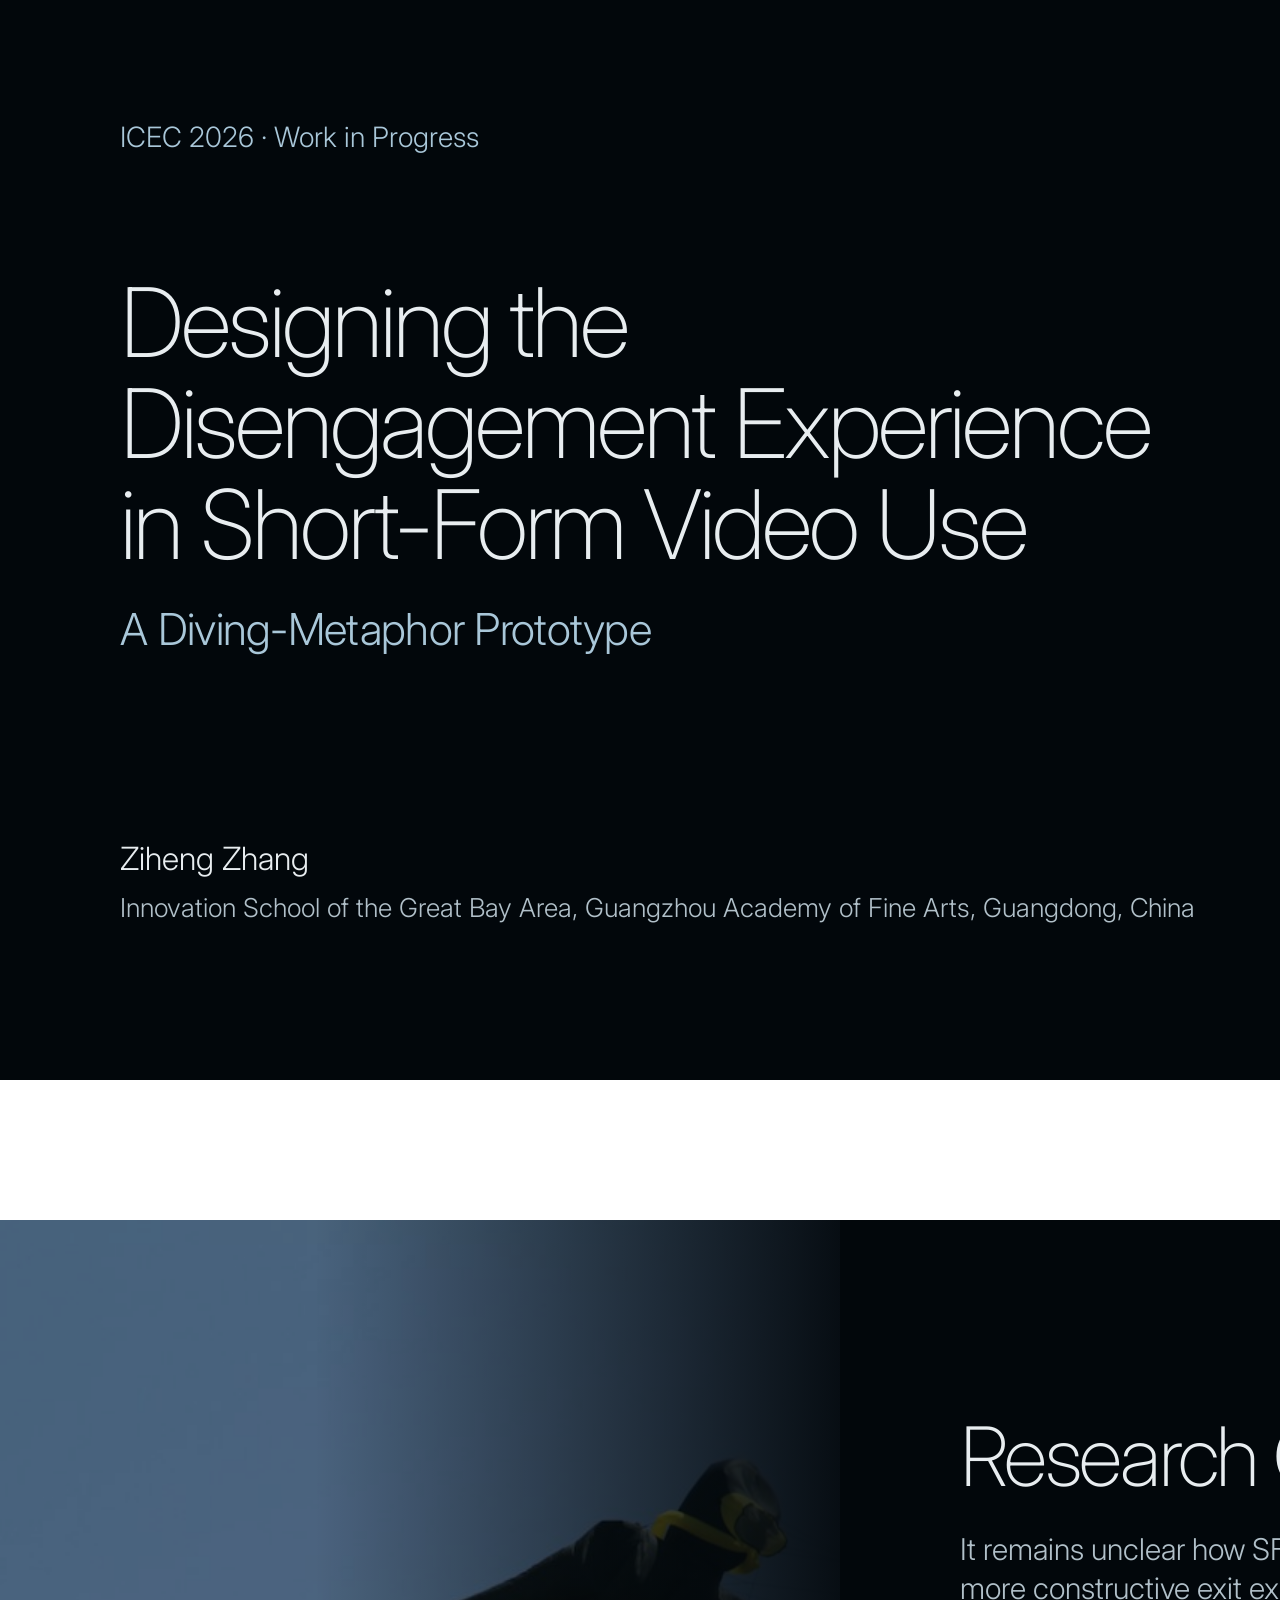
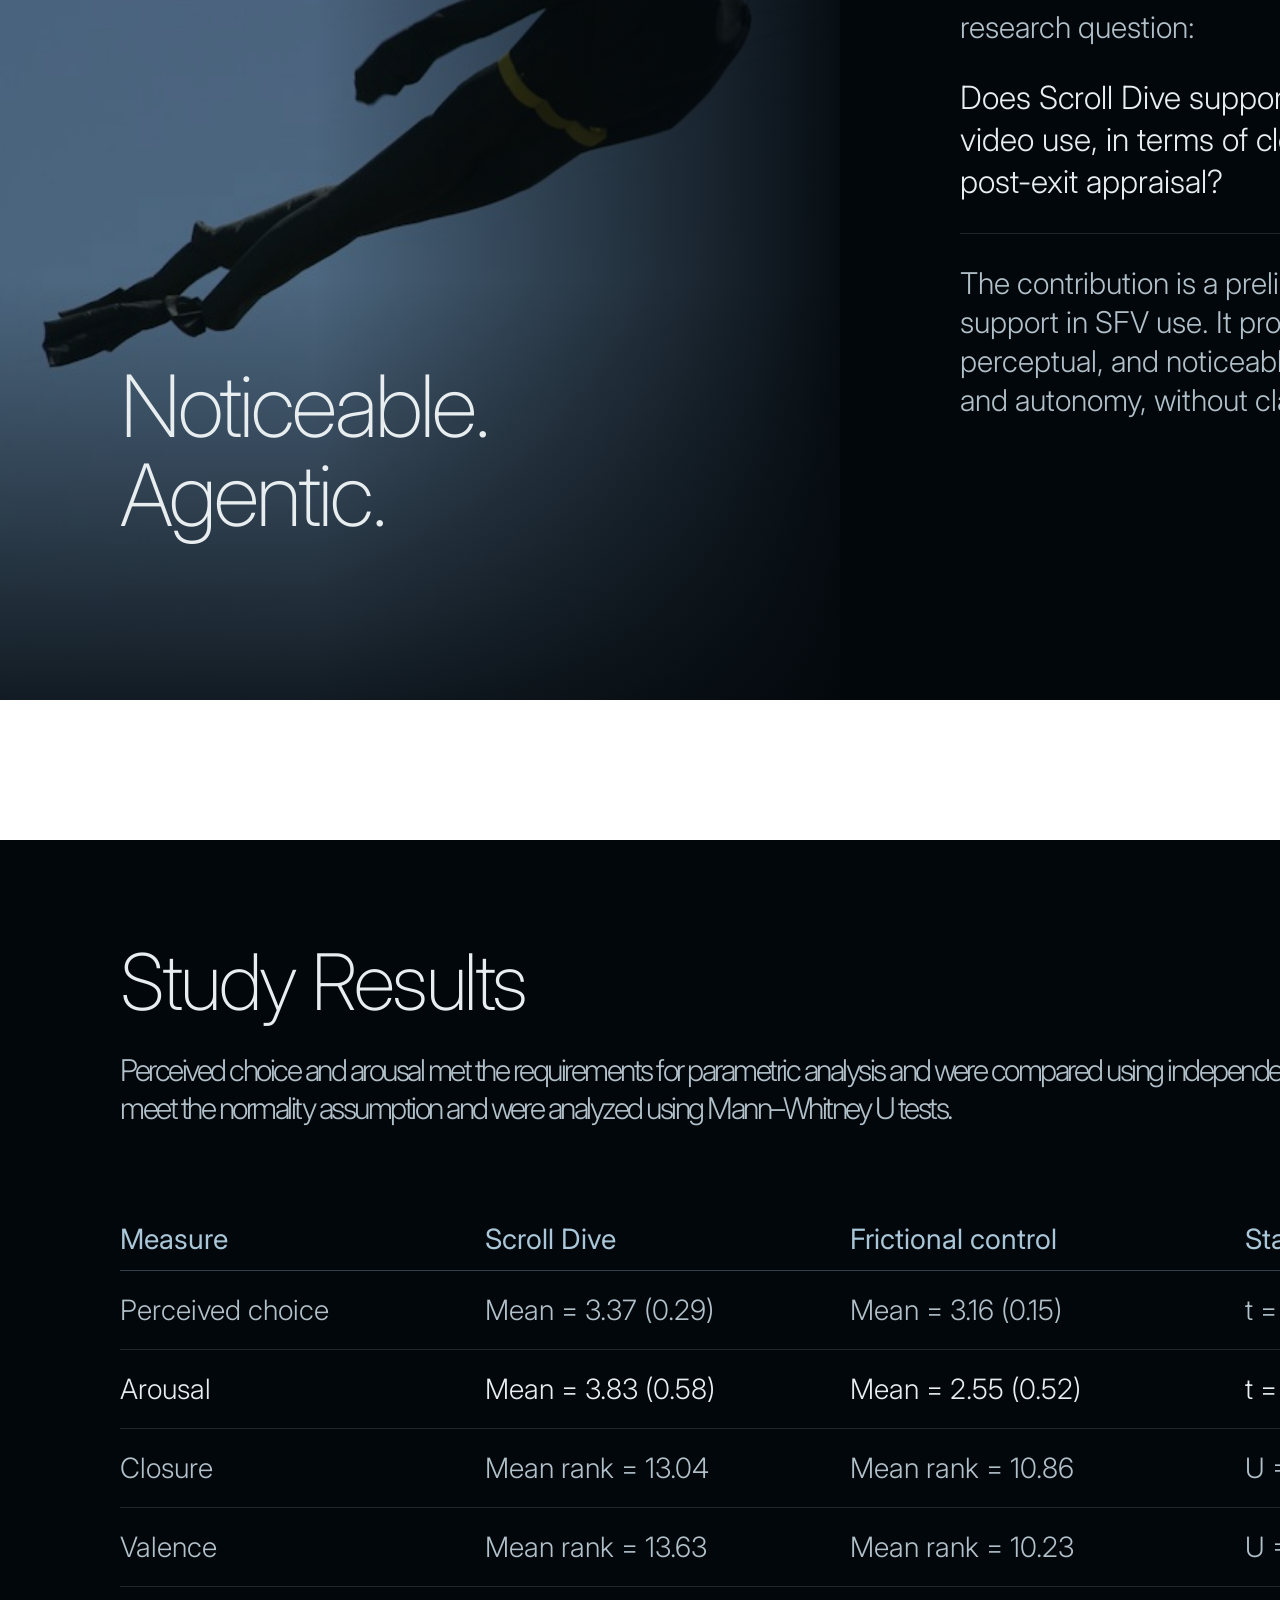
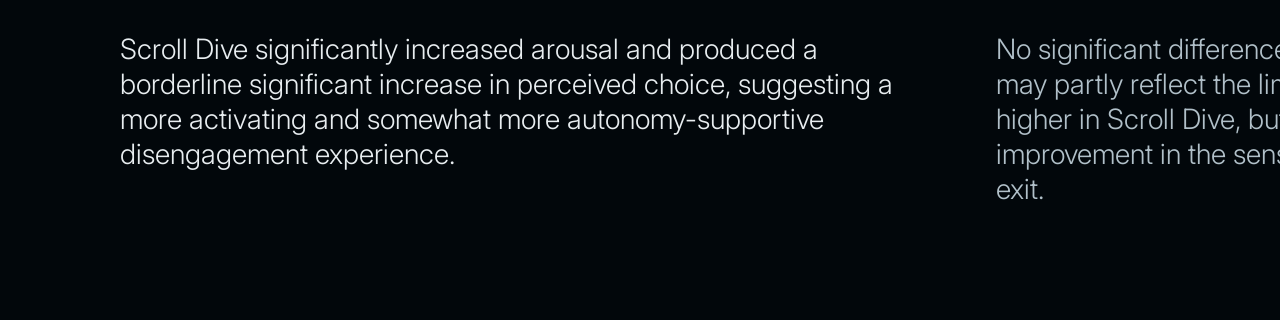
<file: design/pen-slides.html>
<!doctype html>
<html lang="en">
  <head>
    <meta charset="UTF-8" />
    <meta name="viewport" content="width=device-width, initial-scale=1.0" />
    <link rel="preconnect" href="https://fonts.googleapis.com" />
    <link rel="preconnect" href="https://fonts.gstatic.com" crossorigin />
    <link
      href="https://fonts.googleapis.com/css2?family=Inter%3Awght%40100..900&display=swap"
      rel="stylesheet"
    />

    <style>
      *, ::before, ::after {
        box-sizing: border-box;
      }

      body {
        margin: 0;
      }
    </style>
  </head>
  <body>
    <div style="height: 3520px; position: relative; width: 6000px">
      <div
        data-pencil-id="IzKGm"
        data-pencil-name="01 — Cover"
        style="background-color: #02070B; box-sizing: border-box; height: 1080px; left: 0px; overflow: hidden; position: absolute; top: 0px; width: 1920px"
      >
        <div
          data-pencil-id="gsyrj"
          data-pencil-name="Conference and presentation type"
          style="box-sizing: border-box; color: #A9C7D9; font-family: Inter, system-ui, sans-serif; font-size: 28px; font-style: normal; font-weight: 300; left: 120px; letter-spacing: 0px; line-height: 34px; position: absolute; text-align: left; top: 120px; white-space: nowrap; z-index: 0"
        >
          ICEC 2026 · Work in Progress
        </div>
        <div
          data-pencil-id="EVhch"
          data-pencil-name="Author and affiliation from paper"
          style="align-items: flex-start; box-sizing: border-box; display: flex; flex-direction: column; gap: 14px; height: fit-content; justify-content: flex-start; left: 120px; position: absolute; top: 840px; width: 1680px; z-index: 1"
        >
          <div
            data-pencil-id="nK20C"
            data-pencil-name="Author — Ziheng Zhang"
            style="box-sizing: border-box; color: #E8EDF0; font-family: Inter, system-ui, sans-serif; font-size: 32px; font-style: normal; font-weight: 300; letter-spacing: 0px; line-height: 38px; text-align: left; width: 100%"
          >
            Ziheng Zhang
          </div>
          <div
            data-pencil-id="S96jnM"
            data-pencil-name="Author affiliation"
            style="box-sizing: border-box; color: #B1C0C9; font-family: Inter, system-ui, sans-serif; font-size: 26px; font-style: normal; font-weight: 300; letter-spacing: 0px; line-height: 31px; text-align: left; width: 100%"
          >
            Innovation School of the Great Bay Area, Guangzhou Academy of Fine Arts, Guangdong,
            China
          </div>
        </div>
        <div
          data-pencil-id="fef3j"
          data-pencil-name="Paper title and prototype subtitle"
          style="align-items: flex-start; box-sizing: border-box; display: flex; flex-direction: column; gap: 28px; height: fit-content; justify-content: flex-start; left: 120px; position: absolute; top: 272px; width: 1680px; z-index: 2"
        >
          <div
            data-pencil-id="HHsD0"
            data-pencil-name="Designing the Disengagement Experience in Short-Form Video Use"
            style="box-sizing: border-box; color: #E8EDF0; font-family: Inter, system-ui, sans-serif; font-size: 96px; font-style: normal; font-weight: 200; letter-spacing: -3px; line-height: 101px; text-align: left; width: 100%"
          >
            Designing the
            <br />
            Disengagement Experience
            <br />
            in Short-Form Video Use
          </div>
          <div
            data-pencil-id="s51Kh"
            data-pencil-name="A Diving-Metaphor Prototype"
            style="box-sizing: border-box; color: #A9C7D9; font-family: Inter, system-ui, sans-serif; font-size: 44px; font-style: normal; font-weight: 300; letter-spacing: -0.7px; line-height: 53px; text-align: left; width: 100%"
          >
            A Diving-Metaphor Prototype
          </div>
        </div>
      </div>
      <div
        data-pencil-id="bi8Au"
        data-pencil-name="02 — SFV Use and the Exit Problem"
        style="background-color: #02070B; box-sizing: border-box; height: 1080px; left: 2040px; overflow: hidden; position: absolute; top: 0px; width: 1920px"
      >
        <div
          data-pencil-id="BLxOM"
          style="background-image: url('images/image-2.png'); background-position: center; background-repeat: no-repeat; background-size: cover; box-sizing: border-box; height: 1088px; left: 1241px; position: absolute; top: -4px; width: 736px; z-index: 0"
        ></div>
        <div
          data-pencil-id="DJ5LV"
          data-pencil-name="Exit problem narrative"
          style="align-items: flex-start; box-sizing: border-box; display: flex; flex-direction: column; gap: 28px; height: fit-content; justify-content: flex-start; left: 127px; position: absolute; top: 414px; width: 1040px; z-index: 1"
        >
          <div
            data-pencil-id="aXgyY"
            data-pencil-name="Everyday entertainment context"
            style="box-sizing: border-box; color: #B1C0C9; font-family: Inter, system-ui, sans-serif; font-size: 32px; font-style: normal; font-weight: 300; letter-spacing: 0px; line-height: 42px; text-align: left; width: 100%"
          >
            Short-form video (SFV) platforms have become one of the most popular forms of everyday
            entertainment [1].
          </div>
          <div
            data-pencil-id="bhQE8"
            data-pencil-name="Continuous attention and missing exit cues"
            style="box-sizing: border-box; color: #B1C0C9; font-family: Inter, system-ui, sans-serif; font-size: 32px; font-style: normal; font-weight: 300; letter-spacing: 0px; line-height: 42px; text-align: left; width: 100%"
          >
            Infinite scroll, autoplay, and swipe-based navigation sustain continuous attention [2,
            3]. Users may continue watching beyond their original intention because the interface
            offers few natural cues for disengagement [4].
          </div>
          <div
            data-pencil-id="FfCQQ"
            data-pencil-name="The design problem"
            style="box-sizing: border-box; color: #E8EDF0; font-family: Inter, system-ui, sans-serif; font-size: 32px; font-style: normal; font-weight: 300; letter-spacing: 0px; line-height: 42px; text-align: left; width: 100%"
          >
            SFV use raises a design problem: how attention is captured, and how the experience of
            leaving might be shaped.
          </div>
        </div>
        <div
          data-pencil-id="srwCi"
          data-pencil-name="SFV as Hard-to-Exit Systems"
          style="box-sizing: border-box; color: #E8EDF0; font-family: Inter, system-ui, sans-serif; font-size: 82px; font-style: normal; font-weight: 200; left: 127px; letter-spacing: -2.6px; line-height: 89px; position: absolute; text-align: left; top: 183px; width: 1160px; z-index: 2"
        >
          Short-form Video Platforms
          <br />
          as Hard-to-Exit Systems
        </div>
        <div
          data-pencil-id="z6187r"
          data-pencil-name="Quiet photographic toning"
          style="background-color: #02070B45; box-sizing: border-box; height: 1080px; left: 1130px; position: absolute; top: 4px; width: 790px; z-index: 3"
        ></div>
        <div
          data-pencil-id="UJJYh"
          data-pencil-name="Photography fades into deep black"
          style="background-image: linear-gradient(-90deg, #02070B00 0%, #02070B80 45%, #02070B 100%); background-repeat: no-repeat; background-size: 100% 100%; box-sizing: border-box; height: 1080px; left: 1224px; position: absolute; top: -4px; width: 1144px; z-index: 4"
        ></div>
      </div>
      <div
        data-pencil-id="w3Tm0"
        data-pencil-name="03 — Design for Disengagement"
        style="background-color: #02070B; box-sizing: border-box; height: 1080px; left: 4080px; overflow: hidden; position: absolute; top: 0px; width: 1920px"
      >
        <div
          data-pencil-id="Mz0LH"
          data-pencil-name="Open ocean — space for a self-determined exit"
          style="background-image: url('images/pen-photo-1.jpg'); background-position: center; background-repeat: no-repeat; background-size: cover; box-sizing: border-box; height: 1080px; left: 0px; opacity: 0.38; position: absolute; top: 0px; width: 1920px; z-index: 0"
        ></div>
        <div
          data-pencil-id="hd0sY"
          data-pencil-name="Ocean atmospheric shade"
          style="background-color: #000000ff; box-sizing: border-box; height: 1080px; left: 0px; position: absolute; top: 0px; width: 1920px; z-index: 1"
        ></div>
        <div
          data-pencil-id="jdxej"
          data-pencil-name="Designed exit — editorial statement"
          style="align-items: flex-start; box-sizing: border-box; display: flex; flex-direction: column; gap: 140px; height: fit-content; justify-content: flex-start; left: 120px; position: absolute; top: 134px; width: 740px; z-index: 2"
        >
          <div
            data-pencil-id="x6n32"
            data-pencil-name="Design for Disengagement"
            style="box-sizing: border-box; color: #E8EDF0; font-family: Inter, system-ui, sans-serif; font-size: 90px; font-style: normal; font-weight: 200; letter-spacing: -3px; line-height: 95px; text-align: left; width: 100%"
          >
            Design for
            <br />
            Disengagement
          </div>
        </div>
        <div
          data-pencil-id="Qh5QW"
          data-pencil-name="Qualities of positive disengagement"
          style="align-items: flex-start; box-sizing: border-box; display: flex; flex-direction: column; gap: 54px; height: fit-content; justify-content: flex-start; left: 130px; position: absolute; top: 373px; width: 830px; z-index: 3"
        >
          <div
            data-pencil-id="p3FnI"
            data-pencil-name="Disengagement as a necessary phase"
            style="box-sizing: border-box; color: #B1C0C9; font-family: Inter, system-ui, sans-serif; font-size: 34px; font-style: normal; font-weight: 300; letter-spacing: 0px; line-height: 44px; text-align: left; width: 100%"
          >
            Recent work frames disengagement as a necessary phase within the dynamics of engagement
            [12, 13].
          </div>
          <div
            data-pencil-id="Y6o2Tn"
            data-pencil-name="Alexandrovsky et al. — designing game exit"
            style="box-sizing: border-box; color: #E8EDF0; font-family: Inter, system-ui, sans-serif; font-size: 34px; font-style: normal; font-weight: 300; letter-spacing: 0px; line-height: 44px; text-align: left; width: 100%"
          >
            Many argue that disengagement from games can be designed to support self-determined exit
            [5]. For example, Alexandrovsky et al. find positive disengagement is associated with
            agency, satisfaction, and closure. Agency and a sense of control are central to how
            players experience leaving play [5].
          </div>
          <div
            data-pencil-id="rUzsF"
            data-pencil-name="Exit qualities divider"
            style="background-color: #FFFFFF20; box-sizing: border-box; flex-shrink: 0; height: 1px; width: 100%"
          ></div>
        </div>
        <div
          data-pencil-id="VOz8T"
          data-pencil-name="Leaving as an experiential phase"
          style="align-items: flex-start; box-sizing: border-box; display: flex; flex-direction: column; gap: 24px; height: fit-content; justify-content: flex-start; left: 120px; position: absolute; top: 874px; width: 1680px; z-index: 4"
        >
          <div
            data-pencil-id="h5jJmK"
            data-pencil-name="Closing horizon divider"
            style="background-color: #FFFFFF20; box-sizing: border-box; flex-shrink: 0; height: 1px; width: 100%"
          ></div>
          <div
            data-pencil-id="wVQDa"
            data-pencil-name="Intentional shaping and evaluation"
            style="box-sizing: border-box; color: #E8EDF0; font-family: Inter, system-ui, sans-serif; font-size: 38px; font-style: normal; font-weight: 300; letter-spacing: 0px; line-height: 49px; text-align: left; width: 100%"
          >
            Leaving is an experiential phase whose quality can be intentionally shaped and
            evaluated.
          </div>
        </div>
        <div
          data-pencil-id="h6Wvw"
          style="background-image: url('images/image.png'); background-position: center; background-repeat: no-repeat; background-size: cover; box-sizing: border-box; height: 328px; left: 1015px; position: absolute; top: 324px; width: 328px; z-index: 5"
        ></div>
        <div
          data-pencil-id="o8vBb"
          style="background-image: url('images/image-1.png'); background-position: center; background-repeat: no-repeat; background-size: cover; box-sizing: border-box; height: 328px; left: 1362px; position: absolute; top: 324px; width: 512px; z-index: 6"
        ></div>
      </div>
      <div
        data-pencil-id="JVxBa"
        data-pencil-name="04 — Research Question"
        style="background-color: #02070B; box-sizing: border-box; height: 1080px; left: 0px; overflow: hidden; position: absolute; top: 1220px; width: 1920px"
      >
        <div
          data-pencil-id="jGhlP"
          data-pencil-name="Diving metaphor — underwater diver"
          style="background-image: url('images/pen-photo-2.jpg'); background-position: center; background-repeat: no-repeat; background-size: cover; box-sizing: border-box; height: 1080px; left: 0px; position: absolute; top: 0px; width: 840px; z-index: 0"
        ></div>
        <div
          data-pencil-id="wMcDj"
          data-pencil-name="Submerged blue tone"
          style="background-color: #02070B70; box-sizing: border-box; height: 1080px; left: 0px; position: absolute; top: 0px; width: 840px; z-index: 1"
        ></div>
        <div
          data-pencil-id="jyn2A"
          data-pencil-name="Diving photograph fades into the argument"
          style="background-image: linear-gradient(90deg, #02070B00 0%, #02070B 100%); background-repeat: no-repeat; background-size: 100% 100%; box-sizing: border-box; height: 1080px; left: 314px; position: absolute; top: 0px; width: 566px; z-index: 2"
        ></div>
        <div
          data-pencil-id="gok5Z"
          data-pencil-name="Quiet foreground for final emphasis"
          style="background-image: linear-gradient(180deg, #02070B00 0%, #02070BCC 100%); background-repeat: no-repeat; background-size: 100% 100%; box-sizing: border-box; height: 420px; left: 0px; position: absolute; top: 660px; width: 840px; z-index: 3"
        ></div>
        <div
          data-pencil-id="W9ucU"
          data-pencil-name="Noticeable and agentic exit — final image statement"
          style="align-items: flex-start; box-sizing: border-box; display: flex; flex-direction: column; gap: 0px; height: fit-content; justify-content: flex-start; left: 120px; position: absolute; top: 742px; width: 650px; z-index: 4"
        >
          <div
            data-pencil-id="w9xnL"
            data-pencil-name="Noticeable. Agentic."
            style="box-sizing: border-box; color: #E8EDF0; font-family: Inter, system-ui, sans-serif; font-size: 86px; font-style: normal; font-weight: 200; letter-spacing: -3px; line-height: 89px; text-align: left; width: 100%"
          >
            Noticeable.
            <br />
            Agentic.
          </div>
        </div>
        <div
          data-pencil-id="TX3re"
          data-pencil-name="Research gap, complete research question and preliminary contribution"
          style="align-items: flex-start; box-sizing: border-box; display: flex; flex-direction: column; gap: 30px; height: fit-content; justify-content: flex-start; left: 960px; position: absolute; top: 193px; width: 864px; z-index: 5"
        >
          <div
            data-pencil-id="moRYH"
            data-pencil-name="Research Question"
            style="box-sizing: border-box; color: #E8EDF0; font-family: Inter, system-ui, sans-serif; font-size: 82px; font-style: normal; font-weight: 200; letter-spacing: -2.7px; line-height: 87px; text-align: left; width: 100%"
          >
            Research Question
          </div>
          <div
            data-pencil-id="H5rbX"
            data-pencil-name="Research gap — constructive exit support"
            style="box-sizing: border-box; color: #B1C0C9; font-family: Inter, system-ui, sans-serif; font-size: 30px; font-style: normal; font-weight: 300; letter-spacing: 0px; line-height: 39px; text-align: left; width: 100%"
          >
            It remains unclear how SFV interfaces might actively support a more constructive exit
            experience. Thus, we framed the following research question:
          </div>
          <div
            data-pencil-id="SgI6W"
            data-pencil-name="Complete research question from paper section 4.1"
            style="box-sizing: border-box; color: #E8EDF0; font-family: Inter, system-ui, sans-serif; font-size: 32px; font-style: normal; font-weight: 300; letter-spacing: 0px; line-height: 42px; text-align: left; width: 100%"
          >
            Does Scroll Dive support a positive exit experience in short-form video use, in terms of
            closure, perceived control/agency, and post-exit appraisal?
          </div>
          <div
            data-pencil-id="h8RME"
            data-pencil-name="Preliminary contribution divider"
            style="background-color: #FFFFFF20; box-sizing: border-box; flex-shrink: 0; height: 1px; width: 100%"
          ></div>
          <div
            data-pencil-id="regFp"
            data-pencil-name="Preliminary contribution and limits"
            style="box-sizing: border-box; color: #B1C0C9; font-family: Inter, system-ui, sans-serif; font-size: 30px; font-style: normal; font-weight: 300; letter-spacing: 0px; line-height: 39px; text-align: left; width: 100%"
          >
            The contribution is a preliminary investigation of disengagement support in SFV use. It
            provides an initial test of more gameful, perceptual, and noticeable disengagement while
            fostering closure and autonomy, without claiming long-term prevention of overuse.
          </div>
        </div>
      </div>
      <div
        data-pencil-id="yLIxL"
        data-pencil-name="05 — Preliminary User Study"
        style="background-color: #02070B; box-sizing: border-box; height: 1080px; left: 2040px; overflow: hidden; position: absolute; top: 1220px; width: 1920px"
      >
        <div
          data-pencil-id="nNZqP"
          data-pencil-name="Preliminary study — research question"
          style="align-items: flex-start; box-sizing: border-box; display: flex; flex-direction: column; gap: 26px; height: fit-content; justify-content: flex-start; left: 120px; position: absolute; top: 100px; width: 1680px; z-index: 0"
        >
          <div
            data-pencil-id="p0mvJ"
            data-pencil-name="Preliminary User Study"
            style="box-sizing: border-box; color: #E8EDF0; font-family: Inter, system-ui, sans-serif; font-size: 78px; font-style: normal; font-weight: 200; letter-spacing: -2.5px; line-height: 83px; text-align: left; width: 100%"
          >
            Preliminary User Study
          </div>
          <div
            data-pencil-id="gWrk3"
            data-pencil-name="Research question"
            style="box-sizing: border-box; color: #A9C7D9; font-family: Inter, system-ui, sans-serif; font-size: 34px; font-style: normal; font-weight: 300; letter-spacing: 0px; line-height: 41px; text-align: left; width: 100%"
          >
            Does Scroll Dive support a positive exit experience in SFV use?
          </div>
        </div>
        <div
          data-pencil-id="MeiGK"
          data-pencil-name="Study design — preparation, parallel browsing, exit and assessment timeline"
          style="box-sizing: border-box; height: 670px; left: 120px; position: absolute; top: 310px; width: 1680px; z-index: 1"
        >
          <div
            data-pencil-id="C0v5ow"
            data-pencil-name="Study sample and design"
            style="align-items: center; box-sizing: border-box; display: flex; flex-direction: row; gap: 28px; height: fit-content; justify-content: flex-start; left: 0px; position: absolute; top: 0px; width: 1680px; z-index: 0"
          >
            <div
              data-pencil-id="b9SSK"
              data-pencil-name="Study sample — 25 participants"
              style="box-sizing: border-box; color: #E8EDF0; font-family: Inter, system-ui, sans-serif; font-size: 44px; font-style: normal; font-weight: 200; letter-spacing: -1px; line-height: 48px; text-align: left; white-space: nowrap"
            >
              25 participants
            </div>
            <div
              data-pencil-id="b5Zti"
              data-pencil-name="Between-subjects design"
              style="box-sizing: border-box; color: #B1C0C9; font-family: Inter, system-ui, sans-serif; font-size: 28px; font-style: normal; font-weight: 300; letter-spacing: 0px; line-height: 34px; text-align: left; white-space: nowrap"
            >
              Between-subjects design
            </div>
          </div>
          <div
            data-pencil-id="cmPxn"
            data-pencil-name="Stage 01 — Preparation"
            style="align-items: center; box-sizing: border-box; display: flex; flex-direction: row; gap: 12px; height: fit-content; justify-content: flex-start; left: 0px; position: absolute; top: 103px; width: 280px; z-index: 1"
          >
            <div
              data-pencil-id="u2Bvj0"
              data-pencil-name="Preparation stage number"
              style="box-sizing: border-box; color: #A9C7D9; font-family: Inter, system-ui, sans-serif; font-size: 24px; font-style: normal; font-weight: 300; letter-spacing: 0px; line-height: 29px; text-align: left; white-space: nowrap"
            >
              01
            </div>
            <div
              data-pencil-id="aYHvo"
              data-pencil-name="Preparation stage heading"
              style="box-sizing: border-box; color: #E8EDF0; flex: 1 1 0; font-family: Inter, system-ui, sans-serif; font-size: 36px; font-style: normal; font-weight: 300; letter-spacing: -0.5px; line-height: 43px; text-align: left"
            >
              Preparation
            </div>
          </div>
          <div
            data-pencil-id="lkJVW"
            data-pencil-name="Stage 02 — Browsing"
            style="align-items: center; box-sizing: border-box; display: flex; flex-direction: row; gap: 12px; height: fit-content; justify-content: flex-start; left: 390px; position: absolute; top: 103px; width: 590px; z-index: 2"
          >
            <div
              data-pencil-id="xhQns"
              data-pencil-name="Browsing stage number"
              style="box-sizing: border-box; color: #A9C7D9; font-family: Inter, system-ui, sans-serif; font-size: 24px; font-style: normal; font-weight: 300; letter-spacing: 0px; line-height: 29px; text-align: left; white-space: nowrap"
            >
              02
            </div>
            <div
              data-pencil-id="O2rWF"
              data-pencil-name="Browsing stage heading"
              style="box-sizing: border-box; color: #E8EDF0; flex: 1 1 0; font-family: Inter, system-ui, sans-serif; font-size: 36px; font-style: normal; font-weight: 300; letter-spacing: -0.5px; line-height: 43px; text-align: left"
            >
              Browsing
            </div>
          </div>
          <div
            data-pencil-id="lbjYH"
            data-pencil-name="Stage 03 — Exit"
            style="align-items: center; box-sizing: border-box; display: flex; flex-direction: row; gap: 12px; height: fit-content; justify-content: flex-start; left: 1020px; position: absolute; top: 103px; width: 260px; z-index: 3"
          >
            <div
              data-pencil-id="m02iyV"
              data-pencil-name="Exit stage number"
              style="box-sizing: border-box; color: #A9C7D9; font-family: Inter, system-ui, sans-serif; font-size: 24px; font-style: normal; font-weight: 300; letter-spacing: 0px; line-height: 29px; text-align: left; white-space: nowrap"
            >
              03
            </div>
            <div
              data-pencil-id="HDbql"
              data-pencil-name="Exit stage heading"
              style="box-sizing: border-box; color: #E8EDF0; flex: 1 1 0; font-family: Inter, system-ui, sans-serif; font-size: 36px; font-style: normal; font-weight: 300; letter-spacing: -0.5px; line-height: 43px; text-align: left"
            >
              Exit
            </div>
          </div>
          <div
            data-pencil-id="kBGS2"
            data-pencil-name="Stage 04 — Assessment"
            style="align-items: center; box-sizing: border-box; display: flex; flex-direction: row; gap: 12px; height: fit-content; justify-content: flex-start; left: 1340px; position: absolute; top: 103px; width: 340px; z-index: 4"
          >
            <div
              data-pencil-id="NoEyL"
              data-pencil-name="Assessment stage number"
              style="box-sizing: border-box; color: #A9C7D9; font-family: Inter, system-ui, sans-serif; font-size: 24px; font-style: normal; font-weight: 300; letter-spacing: 0px; line-height: 29px; text-align: left; white-space: nowrap"
            >
              04
            </div>
            <div
              data-pencil-id="WtWss"
              data-pencil-name="Assessment stage heading"
              style="box-sizing: border-box; color: #E8EDF0; flex: 1 1 0; font-family: Inter, system-ui, sans-serif; font-size: 36px; font-style: normal; font-weight: 300; letter-spacing: -0.5px; line-height: 43px; text-align: left"
            >
              Assessment
            </div>
          </div>
          <div
            data-pencil-id="gqffc"
            data-pencil-name="Preparation timeline connector"
            style="background-color: #A9C7D9; box-sizing: border-box; height: 2px; left: 18px; position: absolute; top: 299px; width: 292px; z-index: 5"
          ></div>
          <svg
            data-pencil-id="ByIqq"
            data-pencil-name="Scroll Dive browsing track — shared preparation to shared exit"
            viewBox="0 0 725 75"
            preserveAspectRatio="none"
            xmlns="http://www.w3.org/2000/svg"
            style="box-sizing: border-box; height: 75px; left: 310px; overflow: visible; position: absolute; top: 225px; width: 725px; z-index: 6"
          >
            <path
              d="M0 75l70-75 585 0 70 75"
              fill="none"
              stroke="#A9C7D9"
              stroke-width="2"
              stroke-linejoin="round"
              vector-effect="non-scaling-stroke"
            ></path>
          </svg>
          <svg
            data-pencil-id="oal1A"
            data-pencil-name="Frictional control browsing track — shared preparation to shared exit"
            viewBox="0 0 725 80"
            preserveAspectRatio="none"
            xmlns="http://www.w3.org/2000/svg"
            style="box-sizing: border-box; height: 80px; left: 310px; overflow: visible; position: absolute; top: 300px; width: 725px; z-index: 7"
          >
            <path
              d="M0 0l70 80 585 0 70-80"
              fill="none"
              stroke="#A9C7D9"
              stroke-width="2"
              stroke-linejoin="round"
              vector-effect="non-scaling-stroke"
            ></path>
          </svg>
          <div
            data-pencil-id="CgnaU"
            data-pencil-name="Exit to immediate assessment timeline connector"
            style="background-color: #A9C7D9; box-sizing: border-box; height: 2px; left: 1035px; position: absolute; top: 299px; width: 613px; z-index: 8"
          ></div>
          <div
            data-pencil-id="vJn0s"
            data-pencil-name="Preparation milestone"
            style="background-color: #A9C7D9; border-radius: 50%; box-sizing: border-box; height: 16px; left: 10px; position: absolute; top: 292px; width: 16px; z-index: 9"
          ></div>
          <div
            data-pencil-id="Q4yTg"
            data-pencil-name="Scroll Dive condition entry"
            style="background-color: #A9C7D9; border-radius: 50%; box-sizing: border-box; height: 16px; left: 372px; position: absolute; top: 217px; width: 16px; z-index: 10"
          ></div>
          <div
            data-pencil-id="VI7y7"
            data-pencil-name="Frictional control condition entry"
            style="background-color: #A9C7D9; border-radius: 50%; box-sizing: border-box; height: 16px; left: 372px; position: absolute; top: 372px; width: 16px; z-index: 11"
          ></div>
          <div
            data-pencil-id="S4gTQ"
            data-pencil-name="Session exit milestone"
            style="background-color: #A9C7D9; border-radius: 50%; box-sizing: border-box; height: 16px; left: 1048px; position: absolute; top: 292px; width: 16px; z-index: 12"
          ></div>
          <div
            data-pencil-id="hPFrT"
            data-pencil-name="Immediate assessment milestone"
            style="background-color: #A9C7D9; border-radius: 50%; box-sizing: border-box; height: 16px; left: 1362px; position: absolute; top: 292px; width: 16px; z-index: 13"
          ></div>
          <svg
            data-pencil-id="ltX8y"
            data-pencil-name="Proceed from preparation to browsing"
            data-icon-name="arrow-right"
            data-icon-set="lucide"
            viewBox="0 0 13.99993896484375 14"
            preserveAspectRatio="xMidYMid meet"
            xmlns="http://www.w3.org/2000/svg"
            style="box-sizing: border-box; height: 32px; left: 263px; position: absolute; top: 284px; width: 32px; z-index: 14"
          >
            <path
              d="M6.90088 2.35156q-0.18115 0.02734-0.32129 0.16748-0.11279 0.11279-0.14697 0.28028-0.03418 0.16748 0.02051 0.32129 0.02734 0.08545 0.25976 0.3247 0.23242 0.23584 1.36377 1.37061 1.58252 1.58252 1.58252 1.59619 0 0.01367-3.45557 0.01367l-3.44531 0-0.08545 0.04102q-0.22217 0.11279-0.30078 0.33838-0.0752 0.22217 0.00684 0.43408 0.05811 0.0957 0.14013 0.18115 0.08545 0.08203 0.16748 0.11963 0.08545 0.03418 0.53321 0.03418l3.01123 0q3.42822 0 3.42822 0.01367 0 0.01367-1.58252 1.59619-1.13135 1.13477-1.36377 1.37402-0.23242 0.23584-0.25976 0.3213-0.05469 0.15381-0.02051 0.32128 0.03418 0.16748 0.14697 0.28028 0.18115 0.18115 0.42041 0.18115l0.04102 0q0.11279 0 0.19824-0.05469 0.14014-0.09912 0.51611-0.46484l1.68164-1.67822q2.1123-2.10205 2.15332-2.18409 0.07178-0.12646 0.07178-0.28027 0-0.15381-0.07178-0.28027-0.04102-0.08203-2.1499-2.18067-2.10547-2.10205-2.17725-2.13623-0.06836-0.0376-0.23584-0.06494-0.04102 0-0.12646 0.01367z"
              fill="#A9C7D9"
            ></path>
          </svg>
          <svg
            data-pencil-id="VeniR"
            data-pencil-name="Scroll Dive browsing progression"
            data-icon-name="arrow-right"
            data-icon-set="lucide"
            viewBox="0 0 13.99993896484375 14"
            preserveAspectRatio="xMidYMid meet"
            xmlns="http://www.w3.org/2000/svg"
            style="box-sizing: border-box; height: 32px; left: 935px; position: absolute; top: 209px; width: 32px; z-index: 15"
          >
            <path
              d="M6.90088 2.35156q-0.18115 0.02734-0.32129 0.16748-0.11279 0.11279-0.14697 0.28028-0.03418 0.16748 0.02051 0.32129 0.02734 0.08545 0.25976 0.3247 0.23242 0.23584 1.36377 1.37061 1.58252 1.58252 1.58252 1.59619 0 0.01367-3.45557 0.01367l-3.44531 0-0.08545 0.04102q-0.22217 0.11279-0.30078 0.33838-0.0752 0.22217 0.00684 0.43408 0.05811 0.0957 0.14013 0.18115 0.08545 0.08203 0.16748 0.11963 0.08545 0.03418 0.53321 0.03418l3.01123 0q3.42822 0 3.42822 0.01367 0 0.01367-1.58252 1.59619-1.13135 1.13477-1.36377 1.37402-0.23242 0.23584-0.25976 0.3213-0.05469 0.15381-0.02051 0.32128 0.03418 0.16748 0.14697 0.28028 0.18115 0.18115 0.42041 0.18115l0.04102 0q0.11279 0 0.19824-0.05469 0.14014-0.09912 0.51611-0.46484l1.68164-1.67822q2.1123-2.10205 2.15332-2.18409 0.07178-0.12646 0.07178-0.28027 0-0.15381-0.07178-0.28027-0.04102-0.08203-2.1499-2.18067-2.10547-2.10205-2.17725-2.13623-0.06836-0.0376-0.23584-0.06494-0.04102 0-0.12646 0.01367z"
              fill="#A9C7D9"
            ></path>
          </svg>
          <svg
            data-pencil-id="e0i1sw"
            data-pencil-name="Frictional control browsing progression"
            data-icon-name="arrow-right"
            data-icon-set="lucide"
            viewBox="0 0 13.99993896484375 14"
            preserveAspectRatio="xMidYMid meet"
            xmlns="http://www.w3.org/2000/svg"
            style="box-sizing: border-box; height: 32px; left: 935px; position: absolute; top: 364px; width: 32px; z-index: 16"
          >
            <path
              d="M6.90088 2.35156q-0.18115 0.02734-0.32129 0.16748-0.11279 0.11279-0.14697 0.28028-0.03418 0.16748 0.02051 0.32129 0.02734 0.08545 0.25976 0.3247 0.23242 0.23584 1.36377 1.37061 1.58252 1.58252 1.58252 1.59619 0 0.01367-3.45557 0.01367l-3.44531 0-0.08545 0.04102q-0.22217 0.11279-0.30078 0.33838-0.0752 0.22217 0.00684 0.43408 0.05811 0.0957 0.14013 0.18115 0.08545 0.08203 0.16748 0.11963 0.08545 0.03418 0.53321 0.03418l3.01123 0q3.42822 0 3.42822 0.01367 0 0.01367-1.58252 1.59619-1.13135 1.13477-1.36377 1.37402-0.23242 0.23584-0.25976 0.3213-0.05469 0.15381-0.02051 0.32128 0.03418 0.16748 0.14697 0.28028 0.18115 0.18115 0.42041 0.18115l0.04102 0q0.11279 0 0.19824-0.05469 0.14014-0.09912 0.51611-0.46484l1.68164-1.67822q2.1123-2.10205 2.15332-2.18409 0.07178-0.12646 0.07178-0.28027 0-0.15381-0.07178-0.28027-0.04102-0.08203-2.1499-2.18067-2.10547-2.10205-2.17725-2.13623-0.06836-0.0376-0.23584-0.06494-0.04102 0-0.12646 0.01367z"
              fill="#A9C7D9"
            ></path>
          </svg>
          <svg
            data-pencil-id="vBjaQ"
            data-pencil-name="Proceed from exit to assessment"
            data-icon-name="arrow-right"
            data-icon-set="lucide"
            viewBox="0 0 13.99993896484375 14"
            preserveAspectRatio="xMidYMid meet"
            xmlns="http://www.w3.org/2000/svg"
            style="box-sizing: border-box; height: 32px; left: 1265px; position: absolute; top: 284px; width: 32px; z-index: 17"
          >
            <path
              d="M6.90088 2.35156q-0.18115 0.02734-0.32129 0.16748-0.11279 0.11279-0.14697 0.28028-0.03418 0.16748 0.02051 0.32129 0.02734 0.08545 0.25976 0.3247 0.23242 0.23584 1.36377 1.37061 1.58252 1.58252 1.58252 1.59619 0 0.01367-3.45557 0.01367l-3.44531 0-0.08545 0.04102q-0.22217 0.11279-0.30078 0.33838-0.0752 0.22217 0.00684 0.43408 0.05811 0.0957 0.14013 0.18115 0.08545 0.08203 0.16748 0.11963 0.08545 0.03418 0.53321 0.03418l3.01123 0q3.42822 0 3.42822 0.01367 0 0.01367-1.58252 1.59619-1.13135 1.13477-1.36377 1.37402-0.23242 0.23584-0.25976 0.3213-0.05469 0.15381-0.02051 0.32128 0.03418 0.16748 0.14697 0.28028 0.18115 0.18115 0.42041 0.18115l0.04102 0q0.11279 0 0.19824-0.05469 0.14014-0.09912 0.51611-0.46484l1.68164-1.67822q2.1123-2.10205 2.15332-2.18409 0.07178-0.12646 0.07178-0.28027 0-0.15381-0.07178-0.28027-0.04102-0.08203-2.1499-2.18067-2.10547-2.10205-2.17725-2.13623-0.06836-0.0376-0.23584-0.06494-0.04102 0-0.12646 0.01367z"
              fill="#A9C7D9"
            ></path>
          </svg>
          <svg
            data-pencil-id="H8Pe0"
            data-pencil-name="Study timeline direction"
            data-icon-name="arrow-right"
            data-icon-set="lucide"
            viewBox="0 0 13.99993896484375 14"
            preserveAspectRatio="xMidYMid meet"
            xmlns="http://www.w3.org/2000/svg"
            style="box-sizing: border-box; height: 32px; left: 1635px; position: absolute; top: 284px; width: 32px; z-index: 18"
          >
            <path
              d="M6.90088 2.35156q-0.18115 0.02734-0.32129 0.16748-0.11279 0.11279-0.14697 0.28028-0.03418 0.16748 0.02051 0.32129 0.02734 0.08545 0.25976 0.3247 0.23242 0.23584 1.36377 1.37061 1.58252 1.58252 1.58252 1.59619 0 0.01367-3.45557 0.01367l-3.44531 0-0.08545 0.04102q-0.22217 0.11279-0.30078 0.33838-0.0752 0.22217 0.00684 0.43408 0.05811 0.0957 0.14013 0.18115 0.08545 0.08203 0.16748 0.11963 0.08545 0.03418 0.53321 0.03418l3.01123 0q3.42822 0 3.42822 0.01367 0 0.01367-1.58252 1.59619-1.13135 1.13477-1.36377 1.37402-0.23242 0.23584-0.25976 0.3213-0.05469 0.15381-0.02051 0.32128 0.03418 0.16748 0.14697 0.28028 0.18115 0.18115 0.42041 0.18115l0.04102 0q0.11279 0 0.19824-0.05469 0.14014-0.09912 0.51611-0.46484l1.68164-1.67822q2.1123-2.10205 2.15332-2.18409 0.07178-0.12646 0.07178-0.28027 0-0.15381-0.07178-0.28027-0.04102-0.08203-2.1499-2.18067-2.10547-2.10205-2.17725-2.13623-0.06836-0.0376-0.23584-0.06494-0.04102 0-0.12646 0.01367z"
              fill="#A9C7D9"
            ></path>
          </svg>
          <div
            data-pencil-id="NUdya"
            data-pencil-name="Scroll Dive — participant group"
            style="align-items: center; box-sizing: border-box; display: flex; flex-direction: row; gap: 20px; height: fit-content; justify-content: space-between; left: 410px; position: absolute; top: 169px; width: 520px; z-index: 19"
          >
            <div
              data-pencil-id="Z6AWY"
              data-pencil-name="Scroll Dive condition label"
              style="box-sizing: border-box; color: #E8EDF0; font-family: Inter, system-ui, sans-serif; font-size: 32px; font-style: normal; font-weight: 300; letter-spacing: 0px; line-height: 38px; text-align: left; white-space: nowrap"
            >
              Scroll Dive
            </div>
            <div
              data-pencil-id="b8HeD"
              data-pencil-name="Scroll Dive sample size"
              style="box-sizing: border-box; color: #A9C7D9; font-family: Inter, system-ui, sans-serif; font-size: 28px; font-style: normal; font-weight: 300; letter-spacing: 0px; line-height: 34px; text-align: left; white-space: nowrap"
            >
              n = 13
            </div>
          </div>
          <div
            data-pencil-id="qOet5"
            data-pencil-name="Frictional control — participant group"
            style="align-items: center; box-sizing: border-box; display: flex; flex-direction: row; gap: 20px; height: fit-content; justify-content: space-between; left: 410px; position: absolute; top: 324px; width: 520px; z-index: 20"
          >
            <div
              data-pencil-id="y6szWl"
              data-pencil-name="Frictional control condition label"
              style="box-sizing: border-box; color: #E8EDF0; font-family: Inter, system-ui, sans-serif; font-size: 32px; font-style: normal; font-weight: 300; letter-spacing: 0px; line-height: 38px; text-align: left; white-space: nowrap"
            >
              Frictional control
            </div>
            <div
              data-pencil-id="dgHsi"
              data-pencil-name="Frictional control sample size"
              style="box-sizing: border-box; color: #A9C7D9; font-family: Inter, system-ui, sans-serif; font-size: 28px; font-style: normal; font-weight: 300; letter-spacing: 0px; line-height: 34px; text-align: left; white-space: nowrap"
            >
              n = 12
            </div>
          </div>
          <div
            data-pencil-id="DTJOD"
            data-pencil-name="Natural browsing shared instruction"
            style="box-sizing: border-box; color: #B1C0C9; font-family: Inter, system-ui, sans-serif; font-size: 28px; font-style: normal; font-weight: 300; left: 400px; letter-spacing: 0px; line-height: 34px; position: absolute; text-align: center; top: 268px; width: 540px; z-index: 21"
          >
            Browse naturally
          </div>
          <div
            data-pencil-id="O0jhdD"
            data-pencil-name="Preparation timing"
            style="box-sizing: border-box; color: #A9C7D9; font-family: Inter, system-ui, sans-serif; font-size: 26px; font-style: normal; font-weight: 300; left: 0px; letter-spacing: 0px; line-height: 31px; position: absolute; text-align: left; top: 344px; width: 280px; z-index: 22"
          >
            Before viewing
          </div>
          <div
            data-pencil-id="e81rL6"
            data-pencil-name="Immediate measurement timing"
            style="box-sizing: border-box; color: #A9C7D9; font-family: Inter, system-ui, sans-serif; font-size: 26px; font-style: normal; font-weight: 300; left: 1340px; letter-spacing: 0px; line-height: 31px; position: absolute; text-align: left; top: 344px; width: 340px; z-index: 23"
          >
            Immediately after exit
          </div>
          <div
            data-pencil-id="HQjJ1"
            data-pencil-name="Standardized study preparation"
            style="align-items: flex-start; box-sizing: border-box; display: flex; flex-direction: column; gap: 18px; height: fit-content; justify-content: flex-start; left: 0px; position: absolute; top: 403px; width: 280px; z-index: 24"
          >
            <div
              data-pencil-id="tolsh"
              data-pencil-name="Standardized introduction"
              style="box-sizing: border-box; color: #B1C0C9; font-family: Inter, system-ui, sans-serif; font-size: 28px; font-style: normal; font-weight: 300; letter-spacing: 0px; line-height: 34px; text-align: left; width: 100%"
            >
              Standardized
              <br />
              introduction
            </div>
            <div
              data-pencil-id="aNRzZ"
              data-pencil-name="Participant consent"
              style="box-sizing: border-box; color: #B1C0C9; font-family: Inter, system-ui, sans-serif; font-size: 28px; font-style: normal; font-weight: 300; letter-spacing: 0px; line-height: 34px; text-align: left; width: 100%"
            >
              Participant consent
            </div>
          </div>
          <div
            data-pencil-id="b8BQc"
            data-pencil-name="Shared browsing material and maximum duration"
            style="align-items: flex-start; box-sizing: border-box; display: flex; flex-direction: column; gap: 16px; height: fit-content; justify-content: flex-start; left: 390px; position: absolute; top: 458px; width: 590px; z-index: 25"
          >
            <div
              data-pencil-id="FJVFc"
              data-pencil-name="Both conditions share the setup"
              style="box-sizing: border-box; color: #B1C0C9; font-family: Inter, system-ui, sans-serif; font-size: 24px; font-style: normal; font-weight: 300; letter-spacing: 0px; line-height: 29px; text-align: left; width: 100%"
            >
              Shared in both conditions
            </div>
            <div
              data-pencil-id="nlWnu"
              data-pencil-name="Shared animal video pool"
              style="box-sizing: border-box; color: #E8EDF0; font-family: Inter, system-ui, sans-serif; font-size: 32px; font-style: normal; font-weight: 300; letter-spacing: 0px; line-height: 38px; text-align: left; width: 100%"
            >
              50 animal-themed videos
            </div>
          </div>
          <div
            data-pencil-id="yGAij"
            data-pencil-name="Session exit — voluntary or maximum duration"
            style="align-items: flex-start; box-sizing: border-box; display: flex; flex-direction: column; gap: 16px; height: fit-content; justify-content: flex-start; left: 1020px; position: absolute; top: 403px; width: 260px; z-index: 26"
          >
            <div
              data-pencil-id="AYlk2"
              data-pencil-name="Voluntary early exit"
              style="box-sizing: border-box; color: #E8EDF0; font-family: Inter, system-ui, sans-serif; font-size: 28px; font-style: normal; font-weight: 300; letter-spacing: 0px; line-height: 34px; text-align: left; width: 100%"
            >
              Voluntary stop
              <br />
              before the limit
            </div>
          </div>
          <div
            data-pencil-id="Qwhvv"
            data-pencil-name="Immediate post-exit measures"
            style="align-items: flex-start; box-sizing: border-box; display: flex; flex-direction: column; gap: 14px; height: fit-content; justify-content: flex-start; left: 1340px; position: absolute; top: 403px; width: 340px; z-index: 27"
          >
            <div
              data-pencil-id="x6IJH"
              data-pencil-name="Closure measurement"
              style="align-items: flex-start; box-sizing: border-box; display: flex; flex-direction: column; flex-shrink: 0; gap: 4px; height: fit-content; justify-content: flex-start; width: 100%"
            >
              <div
                data-pencil-id="D6h0cj"
                data-pencil-name="Closure measure label"
                style="box-sizing: border-box; color: #E8EDF0; font-family: Inter, system-ui, sans-serif; font-size: 28px; font-style: normal; font-weight: 300; letter-spacing: 0px; line-height: 34px; text-align: left; width: 100%"
              >
                Closure
              </div>
              <div
                data-pencil-id="BTvWT"
                data-pencil-name="Closure instrument"
                style="box-sizing: border-box; color: #B1C0C9; font-family: Inter, system-ui, sans-serif; font-size: 24px; font-style: normal; font-weight: 300; letter-spacing: 0px; line-height: 29px; text-align: left; width: 100%"
              >
                Single item [5]
              </div>
            </div>
            <div
              data-pencil-id="V5l7L6"
              data-pencil-name="Perceived choice measurement"
              style="align-items: flex-start; box-sizing: border-box; display: flex; flex-direction: column; flex-shrink: 0; gap: 4px; height: fit-content; justify-content: flex-start; width: 100%"
            >
              <div
                data-pencil-id="KHbkJ"
                data-pencil-name="Perceived choice measure label"
                style="box-sizing: border-box; color: #E8EDF0; font-family: Inter, system-ui, sans-serif; font-size: 28px; font-style: normal; font-weight: 300; letter-spacing: 0px; line-height: 34px; text-align: left; width: 100%"
              >
                Perceived choice
              </div>
              <div
                data-pencil-id="bVa5c"
                data-pencil-name="Perceived choice instrument"
                style="box-sizing: border-box; color: #B1C0C9; font-family: Inter, system-ui, sans-serif; font-size: 24px; font-style: normal; font-weight: 300; letter-spacing: 0px; line-height: 29px; text-align: left; width: 100%"
              >
                IMI Perceived Choice [16]
              </div>
            </div>
            <div
              data-pencil-id="vfzz8"
              data-pencil-name="Valence &amp; arousal measurement"
              style="align-items: flex-start; box-sizing: border-box; display: flex; flex-direction: column; flex-shrink: 0; gap: 4px; height: fit-content; justify-content: flex-start; width: 100%"
            >
              <div
                data-pencil-id="XZUAc"
                data-pencil-name="Valence &amp; arousal measure label"
                style="box-sizing: border-box; color: #E8EDF0; font-family: Inter, system-ui, sans-serif; font-size: 28px; font-style: normal; font-weight: 300; letter-spacing: 0px; line-height: 34px; text-align: left; width: 100%"
              >
                Valence &amp; arousal
              </div>
              <div
                data-pencil-id="dK46s"
                data-pencil-name="Valence &amp; arousal instrument"
                style="box-sizing: border-box; color: #B1C0C9; font-family: Inter, system-ui, sans-serif; font-size: 24px; font-style: normal; font-weight: 300; letter-spacing: 0px; line-height: 29px; text-align: left; width: 100%"
              >
                SAM [17]
              </div>
            </div>
            <div
              data-pencil-id="w81En"
              data-pencil-name="Likert response scale"
              style="box-sizing: border-box; color: #B1C0C9; font-family: Inter, system-ui, sans-serif; font-size: 24px; font-style: normal; font-weight: 300; letter-spacing: 0px; line-height: 29px; text-align: left; width: 100%"
            >
              5-point scales
            </div>
          </div>
        </div>
      </div>
      <div
        data-pencil-id="VuYuT"
        data-pencil-name="06 — Study Conditions"
        style="background-color: #02070B; box-sizing: border-box; height: 1080px; left: 4080px; overflow: hidden; position: absolute; top: 1220px; width: 1920px"
      >
        <div
          data-pencil-id="HbBxX"
          data-pencil-name="Study conditions — heading and shared setup"
          style="align-items: flex-start; box-sizing: border-box; display: flex; flex-direction: column; gap: 24px; height: fit-content; justify-content: flex-start; left: 120px; position: absolute; top: 100px; width: 1680px; z-index: 0"
        >
          <div
            data-pencil-id="XiUxx"
            data-pencil-name="Study Conditions"
            style="box-sizing: border-box; color: #E8EDF0; font-family: Inter, system-ui, sans-serif; font-size: 78px; font-style: normal; font-weight: 200; letter-spacing: -2.5px; line-height: 83px; text-align: left; width: 100%"
          >
            Study Conditions
          </div>
          <div
            data-pencil-id="rIEyD"
            data-pencil-name="Shared viewing material and recommended duration"
            style="box-sizing: border-box; color: #B1C0C9; font-family: Inter, system-ui, sans-serif; font-size: 30px; font-style: normal; font-weight: 300; letter-spacing: 0px; line-height: 38px; text-align: left; width: 100%"
          >
            50 animal-themed videos · 180-second recommended maximum in both conditions
          </div>
        </div>
        <div
          data-pencil-id="oiuJv"
          data-pencil-name="Scroll Dive — condition summary"
          style="align-items: flex-start; box-sizing: border-box; display: flex; flex-direction: column; gap: 18px; height: fit-content; justify-content: flex-start; left: 120px; position: absolute; top: 330px; width: 280px; z-index: 1"
        >
          <div
            data-pencil-id="Mua1z"
            data-pencil-name="Scroll Dive condition name"
            style="box-sizing: border-box; color: #E8EDF0; font-family: Inter, system-ui, sans-serif; font-size: 40px; font-style: normal; font-weight: 300; letter-spacing: 0px; line-height: 48px; text-align: left; width: 100%"
          >
            Scroll Dive
          </div>
          <div
            data-pencil-id="gus1v"
            data-pencil-name="Scroll Dive sample size"
            style="box-sizing: border-box; color: #A9C7D9; font-family: Inter, system-ui, sans-serif; font-size: 26px; font-style: normal; font-weight: 300; letter-spacing: 0px; line-height: 31px; text-align: left; width: 100%"
          >
            13 participants
          </div>
          <div
            data-pencil-id="p39YPN"
            data-pencil-name="Scroll Dive interaction cues"
            style="box-sizing: border-box; color: #B1C0C9; font-family: Inter, system-ui, sans-serif; font-size: 28px; font-style: normal; font-weight: 300; letter-spacing: 0px; line-height: 34px; text-align: left; width: 100%"
          >
            Oxygen depletion and diver animation
            <br />
            <br />
            Ascent and recovery at the surface
          </div>
        </div>
        <div
          data-pencil-id="KWeaJ"
          data-pencil-name="Neutral Friction — condition summary"
          style="align-items: flex-start; box-sizing: border-box; display: flex; flex-direction: column; gap: 18px; height: fit-content; justify-content: flex-start; left: 120px; position: absolute; top: 708px; width: 310px; z-index: 2"
        >
          <div
            data-pencil-id="F7dqn"
            data-pencil-name="Neutral Friction condition name"
            style="box-sizing: border-box; color: #E8EDF0; font-family: Inter, system-ui, sans-serif; font-size: 40px; font-style: normal; font-weight: 300; letter-spacing: 0px; line-height: 48px; text-align: left; width: 100%"
          >
            Neutral Friction
          </div>
          <div
            data-pencil-id="thVLv"
            data-pencil-name="Neutral Friction sample size"
            style="box-sizing: border-box; color: #A9C7D9; font-family: Inter, system-ui, sans-serif; font-size: 26px; font-style: normal; font-weight: 300; letter-spacing: 0px; line-height: 31px; text-align: left; width: 100%"
          >
            12 participants
          </div>
          <div
            data-pencil-id="t7JUky"
            data-pencil-name="Neutral Friction interaction cues"
            style="box-sizing: border-box; color: #B1C0C9; font-family: Inter, system-ui, sans-serif; font-size: 28px; font-style: normal; font-weight: 300; letter-spacing: 0px; line-height: 34px; text-align: left; width: 100%"
          >
            Numeric countdown and progress bar
            <br />
            <br />
            Neutral pause prompt
          </div>
        </div>
        <div
          data-pencil-id="xBugD"
          data-pencil-name="Stage 1 — Start"
          style="box-sizing: border-box; color: #A9C7D9; font-family: Inter, system-ui, sans-serif; font-size: 26px; font-style: normal; font-weight: 300; left: 434px; letter-spacing: 0px; line-height: 31px; position: absolute; text-align: center; top: 272px; width: 200px; z-index: 3"
        >
          Start
        </div>
        <div
          data-pencil-id="yKbcE"
          data-pencil-name="Stage 2 — Viewing"
          style="box-sizing: border-box; color: #A9C7D9; font-family: Inter, system-ui, sans-serif; font-size: 26px; font-style: normal; font-weight: 300; left: 718px; letter-spacing: 0px; line-height: 31px; position: absolute; text-align: center; top: 272px; width: 200px; z-index: 4"
        >
          Viewing
        </div>
        <div
          data-pencil-id="INiOJ"
          data-pencil-name="Stage 3 — Near the limit"
          style="box-sizing: border-box; color: #A9C7D9; font-family: Inter, system-ui, sans-serif; font-size: 26px; font-style: normal; font-weight: 300; left: 1002px; letter-spacing: 0px; line-height: 31px; position: absolute; text-align: center; top: 272px; width: 200px; z-index: 5"
        >
          Near the limit
        </div>
        <div
          data-pencil-id="yh9Xv"
          data-pencil-name="Stage 4 — Ascent"
          style="box-sizing: border-box; color: #A9C7D9; font-family: Inter, system-ui, sans-serif; font-size: 26px; font-style: normal; font-weight: 300; left: 1286px; letter-spacing: 0px; line-height: 31px; position: absolute; text-align: center; top: 272px; width: 200px; z-index: 6"
        >
          Ascent
        </div>
        <div
          data-pencil-id="pkXwq"
          data-pencil-name="Stage 5 — Return"
          style="box-sizing: border-box; color: #A9C7D9; font-family: Inter, system-ui, sans-serif; font-size: 26px; font-style: normal; font-weight: 300; left: 1570px; letter-spacing: 0px; line-height: 31px; position: absolute; text-align: center; top: 272px; width: 200px; z-index: 7"
        >
          Return
        </div>
        <div
          data-pencil-id="SXC2W"
          data-pencil-name="Scroll Dive — pre-dive state"
          style="background-image: url('images/DDimages/DBeforeDive.png'); background-position: center; background-repeat: no-repeat; background-size: contain; box-sizing: border-box; height: 284px; left: 454px; position: absolute; top: 322px; width: 160px; z-index: 8"
        ></div>
        <div
          data-pencil-id="nneZX"
          data-pencil-name="Scroll Dive — pre-dive state caption"
          style="box-sizing: border-box; color: #B1C0C9; font-family: Inter, system-ui, sans-serif; font-size: 26px; font-style: normal; font-weight: 300; left: 430px; letter-spacing: 0px; line-height: 31px; position: absolute; text-align: center; top: 622px; width: 208px; z-index: 9"
        >
          Pre-dive
        </div>
        <div
          data-pencil-id="ITr6S"
          data-pencil-name="Scroll Dive — feed with diver window"
          style="background-image: url('images/DDimages/Dfeed 1.png'); background-position: center; background-repeat: no-repeat; background-size: contain; box-sizing: border-box; height: 284px; left: 738px; position: absolute; top: 322px; width: 160px; z-index: 10"
        ></div>
        <div
          data-pencil-id="Zn79o"
          data-pencil-name="Scroll Dive — feed with diver window caption"
          style="box-sizing: border-box; color: #B1C0C9; font-family: Inter, system-ui, sans-serif; font-size: 26px; font-style: normal; font-weight: 300; left: 714px; letter-spacing: 0px; line-height: 31px; position: absolute; text-align: center; top: 622px; width: 208px; z-index: 11"
        >
          Feed + diver
        </div>
        <div
          data-pencil-id="Lo2dR"
          data-pencil-name="Scroll Dive — low oxygen cues"
          style="background-image: url('images/DDimages/DLowOX.png'); background-position: center; background-repeat: no-repeat; background-size: contain; box-sizing: border-box; height: 284px; left: 1022px; position: absolute; top: 322px; width: 160px; z-index: 12"
        ></div>
        <div
          data-pencil-id="qKf55"
          data-pencil-name="Scroll Dive — low oxygen cues caption"
          style="box-sizing: border-box; color: #B1C0C9; font-family: Inter, system-ui, sans-serif; font-size: 26px; font-style: normal; font-weight: 300; left: 998px; letter-spacing: 0px; line-height: 31px; position: absolute; text-align: center; top: 622px; width: 208px; z-index: 13"
        >
          Low oxygen
        </div>
        <div
          data-pencil-id="yXHU5"
          data-pencil-name="Scroll Dive — ascent animation"
          style="background-image: url('images/DDimages/DExit.png'); background-position: center; background-repeat: no-repeat; background-size: contain; box-sizing: border-box; height: 284px; left: 1306px; position: absolute; top: 322px; width: 160px; z-index: 14"
        ></div>
        <div
          data-pencil-id="CLhFA"
          data-pencil-name="Scroll Dive — ascent animation caption"
          style="box-sizing: border-box; color: #B1C0C9; font-family: Inter, system-ui, sans-serif; font-size: 26px; font-style: normal; font-weight: 300; left: 1282px; letter-spacing: 0px; line-height: 31px; position: absolute; text-align: center; top: 622px; width: 208px; z-index: 15"
        >
          Ascent
        </div>
        <div
          data-pencil-id="PZlQF"
          data-pencil-name="Scroll Dive — return to surface and breath prompt"
          style="background-image: url('images/DDimages/DNextDive.png'); background-position: center; background-repeat: no-repeat; background-size: contain; box-sizing: border-box; height: 284px; left: 1590px; position: absolute; top: 322px; width: 160px; z-index: 16"
        ></div>
        <div
          data-pencil-id="c9hhq"
          data-pencil-name="Scroll Dive — return to surface and breath prompt caption"
          style="box-sizing: border-box; color: #B1C0C9; font-family: Inter, system-ui, sans-serif; font-size: 26px; font-style: normal; font-weight: 300; left: 1566px; letter-spacing: 0px; line-height: 31px; position: absolute; text-align: center; top: 622px; width: 208px; z-index: 17"
        >
          Surface + pause
        </div>
        <div
          data-pencil-id="AgpPn"
          data-pencil-name="Neutral Friction — pre-feed state"
          style="background-image: url('images/DDimages/NBeforeWatch.png'); background-position: center; background-repeat: no-repeat; background-size: contain; box-sizing: border-box; height: 284px; left: 454px; position: absolute; top: 700px; width: 160px; z-index: 18"
        ></div>
        <div
          data-pencil-id="RFu3G"
          data-pencil-name="Neutral Friction — pre-feed state caption"
          style="box-sizing: border-box; color: #B1C0C9; font-family: Inter, system-ui, sans-serif; font-size: 26px; font-style: normal; font-weight: 300; left: 430px; letter-spacing: 0px; line-height: 31px; position: absolute; text-align: center; top: 1000px; width: 208px; z-index: 19"
        >
          Pre-feed
        </div>
        <div
          data-pencil-id="bjemV"
          data-pencil-name="Neutral Friction — feed with numeric time limit"
          style="background-image: url('images/DDimages/Nfeed 1.png'); background-position: center; background-repeat: no-repeat; background-size: contain; box-sizing: border-box; height: 284px; left: 738px; position: absolute; top: 700px; width: 160px; z-index: 20"
        ></div>
        <div
          data-pencil-id="S1eVp"
          data-pencil-name="Neutral Friction — feed with numeric time limit caption"
          style="box-sizing: border-box; color: #B1C0C9; font-family: Inter, system-ui, sans-serif; font-size: 26px; font-style: normal; font-weight: 300; left: 714px; letter-spacing: 0px; line-height: 31px; position: absolute; text-align: center; top: 1000px; width: 208px; z-index: 21"
        >
          Feed + timer
        </div>
        <div
          data-pencil-id="O5OwS"
          data-pencil-name="Neutral Friction — approaching time limit"
          style="background-image: url('images/DDimages/Nlimit 1.png'); background-position: center; background-repeat: no-repeat; background-size: contain; box-sizing: border-box; height: 284px; left: 1022px; position: absolute; top: 700px; width: 160px; z-index: 22"
        ></div>
        <div
          data-pencil-id="S45pum"
          data-pencil-name="Neutral Friction — approaching time limit caption"
          style="box-sizing: border-box; color: #B1C0C9; font-family: Inter, system-ui, sans-serif; font-size: 26px; font-style: normal; font-weight: 300; left: 998px; letter-spacing: 0px; line-height: 31px; position: absolute; text-align: center; top: 1000px; width: 208px; z-index: 23"
        >
          Time limit
        </div>
        <div
          data-pencil-id="ObsFH"
          data-pencil-name="Neutral Friction — return and breath prompt"
          style="background-image: url('images/DDimages/NNext.png'); background-position: center; background-repeat: no-repeat; background-size: contain; box-sizing: border-box; height: 284px; left: 1590px; position: absolute; top: 700px; width: 160px; z-index: 24"
        ></div>
        <div
          data-pencil-id="kuNDG"
          data-pencil-name="Neutral Friction — return and breath prompt caption"
          style="box-sizing: border-box; color: #B1C0C9; font-family: Inter, system-ui, sans-serif; font-size: 26px; font-style: normal; font-weight: 300; left: 1566px; letter-spacing: 0px; line-height: 31px; position: absolute; text-align: center; top: 1000px; width: 208px; z-index: 25"
        >
          Pause prompt
        </div>
        <div
          data-pencil-id="puadM"
          data-pencil-name="Divider between experimental conditions"
          style="background-color: #FFFFFF20; box-sizing: border-box; height: 1px; left: 120px; position: absolute; top: 665px; width: 1680px; z-index: 26"
        ></div>
        <svg
          data-pencil-id="tbTsk"
          data-pencil-name="Scroll Dive transition 1"
          data-icon-name="arrow-right"
          data-icon-set="lucide"
          viewBox="0 0 13.99993896484375 14"
          preserveAspectRatio="xMidYMid meet"
          xmlns="http://www.w3.org/2000/svg"
          style="box-sizing: border-box; height: 32px; left: 659px; position: absolute; top: 455px; width: 32px; z-index: 27"
        >
          <path
            d="M6.90088 2.35156q-0.18115 0.02734-0.32129 0.16748-0.11279 0.11279-0.14697 0.28028-0.03418 0.16748 0.02051 0.32129 0.02734 0.08545 0.25976 0.3247 0.23242 0.23584 1.36377 1.37061 1.58252 1.58252 1.58252 1.59619 0 0.01367-3.45557 0.01367l-3.44531 0-0.08545 0.04102q-0.22217 0.11279-0.30078 0.33838-0.0752 0.22217 0.00684 0.43408 0.05811 0.0957 0.14013 0.18115 0.08545 0.08203 0.16748 0.11963 0.08545 0.03418 0.53321 0.03418l3.01123 0q3.42822 0 3.42822 0.01367 0 0.01367-1.58252 1.59619-1.13135 1.13477-1.36377 1.37402-0.23242 0.23584-0.25976 0.3213-0.05469 0.15381-0.02051 0.32128 0.03418 0.16748 0.14697 0.28028 0.18115 0.18115 0.42041 0.18115l0.04102 0q0.11279 0 0.19824-0.05469 0.14014-0.09912 0.51611-0.46484l1.68164-1.67822q2.1123-2.10205 2.15332-2.18409 0.07178-0.12646 0.07178-0.28027 0-0.15381-0.07178-0.28027-0.04102-0.08203-2.1499-2.18067-2.10547-2.10205-2.17725-2.13623-0.06836-0.0376-0.23584-0.06494-0.04102 0-0.12646 0.01367z"
            fill="#A9C7D9"
          ></path>
        </svg>
        <svg
          data-pencil-id="gsnLR"
          data-pencil-name="Scroll Dive transition 2"
          data-icon-name="arrow-right"
          data-icon-set="lucide"
          viewBox="0 0 13.99993896484375 14"
          preserveAspectRatio="xMidYMid meet"
          xmlns="http://www.w3.org/2000/svg"
          style="box-sizing: border-box; height: 32px; left: 943px; position: absolute; top: 455px; width: 32px; z-index: 28"
        >
          <path
            d="M6.90088 2.35156q-0.18115 0.02734-0.32129 0.16748-0.11279 0.11279-0.14697 0.28028-0.03418 0.16748 0.02051 0.32129 0.02734 0.08545 0.25976 0.3247 0.23242 0.23584 1.36377 1.37061 1.58252 1.58252 1.58252 1.59619 0 0.01367-3.45557 0.01367l-3.44531 0-0.08545 0.04102q-0.22217 0.11279-0.30078 0.33838-0.0752 0.22217 0.00684 0.43408 0.05811 0.0957 0.14013 0.18115 0.08545 0.08203 0.16748 0.11963 0.08545 0.03418 0.53321 0.03418l3.01123 0q3.42822 0 3.42822 0.01367 0 0.01367-1.58252 1.59619-1.13135 1.13477-1.36377 1.37402-0.23242 0.23584-0.25976 0.3213-0.05469 0.15381-0.02051 0.32128 0.03418 0.16748 0.14697 0.28028 0.18115 0.18115 0.42041 0.18115l0.04102 0q0.11279 0 0.19824-0.05469 0.14014-0.09912 0.51611-0.46484l1.68164-1.67822q2.1123-2.10205 2.15332-2.18409 0.07178-0.12646 0.07178-0.28027 0-0.15381-0.07178-0.28027-0.04102-0.08203-2.1499-2.18067-2.10547-2.10205-2.17725-2.13623-0.06836-0.0376-0.23584-0.06494-0.04102 0-0.12646 0.01367z"
            fill="#A9C7D9"
          ></path>
        </svg>
        <svg
          data-pencil-id="U9hoOc"
          data-pencil-name="Scroll Dive transition 3"
          data-icon-name="arrow-right"
          data-icon-set="lucide"
          viewBox="0 0 13.99993896484375 14"
          preserveAspectRatio="xMidYMid meet"
          xmlns="http://www.w3.org/2000/svg"
          style="box-sizing: border-box; height: 32px; left: 1227px; position: absolute; top: 455px; width: 32px; z-index: 29"
        >
          <path
            d="M6.90088 2.35156q-0.18115 0.02734-0.32129 0.16748-0.11279 0.11279-0.14697 0.28028-0.03418 0.16748 0.02051 0.32129 0.02734 0.08545 0.25976 0.3247 0.23242 0.23584 1.36377 1.37061 1.58252 1.58252 1.58252 1.59619 0 0.01367-3.45557 0.01367l-3.44531 0-0.08545 0.04102q-0.22217 0.11279-0.30078 0.33838-0.0752 0.22217 0.00684 0.43408 0.05811 0.0957 0.14013 0.18115 0.08545 0.08203 0.16748 0.11963 0.08545 0.03418 0.53321 0.03418l3.01123 0q3.42822 0 3.42822 0.01367 0 0.01367-1.58252 1.59619-1.13135 1.13477-1.36377 1.37402-0.23242 0.23584-0.25976 0.3213-0.05469 0.15381-0.02051 0.32128 0.03418 0.16748 0.14697 0.28028 0.18115 0.18115 0.42041 0.18115l0.04102 0q0.11279 0 0.19824-0.05469 0.14014-0.09912 0.51611-0.46484l1.68164-1.67822q2.1123-2.10205 2.15332-2.18409 0.07178-0.12646 0.07178-0.28027 0-0.15381-0.07178-0.28027-0.04102-0.08203-2.1499-2.18067-2.10547-2.10205-2.17725-2.13623-0.06836-0.0376-0.23584-0.06494-0.04102 0-0.12646 0.01367z"
            fill="#A9C7D9"
          ></path>
        </svg>
        <svg
          data-pencil-id="m8R3E"
          data-pencil-name="Scroll Dive transition 4"
          data-icon-name="arrow-right"
          data-icon-set="lucide"
          viewBox="0 0 13.99993896484375 14"
          preserveAspectRatio="xMidYMid meet"
          xmlns="http://www.w3.org/2000/svg"
          style="box-sizing: border-box; height: 32px; left: 1511px; position: absolute; top: 455px; width: 32px; z-index: 30"
        >
          <path
            d="M6.90088 2.35156q-0.18115 0.02734-0.32129 0.16748-0.11279 0.11279-0.14697 0.28028-0.03418 0.16748 0.02051 0.32129 0.02734 0.08545 0.25976 0.3247 0.23242 0.23584 1.36377 1.37061 1.58252 1.58252 1.58252 1.59619 0 0.01367-3.45557 0.01367l-3.44531 0-0.08545 0.04102q-0.22217 0.11279-0.30078 0.33838-0.0752 0.22217 0.00684 0.43408 0.05811 0.0957 0.14013 0.18115 0.08545 0.08203 0.16748 0.11963 0.08545 0.03418 0.53321 0.03418l3.01123 0q3.42822 0 3.42822 0.01367 0 0.01367-1.58252 1.59619-1.13135 1.13477-1.36377 1.37402-0.23242 0.23584-0.25976 0.3213-0.05469 0.15381-0.02051 0.32128 0.03418 0.16748 0.14697 0.28028 0.18115 0.18115 0.42041 0.18115l0.04102 0q0.11279 0 0.19824-0.05469 0.14014-0.09912 0.51611-0.46484l1.68164-1.67822q2.1123-2.10205 2.15332-2.18409 0.07178-0.12646 0.07178-0.28027 0-0.15381-0.07178-0.28027-0.04102-0.08203-2.1499-2.18067-2.10547-2.10205-2.17725-2.13623-0.06836-0.0376-0.23584-0.06494-0.04102 0-0.12646 0.01367z"
            fill="#A9C7D9"
          ></path>
        </svg>
        <svg
          data-pencil-id="FPajT"
          data-pencil-name="Neutral Friction transition 1"
          data-icon-name="arrow-right"
          data-icon-set="lucide"
          viewBox="0 0 13.99993896484375 14"
          preserveAspectRatio="xMidYMid meet"
          xmlns="http://www.w3.org/2000/svg"
          style="box-sizing: border-box; height: 32px; left: 659px; position: absolute; top: 833px; width: 32px; z-index: 31"
        >
          <path
            d="M6.90088 2.35156q-0.18115 0.02734-0.32129 0.16748-0.11279 0.11279-0.14697 0.28028-0.03418 0.16748 0.02051 0.32129 0.02734 0.08545 0.25976 0.3247 0.23242 0.23584 1.36377 1.37061 1.58252 1.58252 1.58252 1.59619 0 0.01367-3.45557 0.01367l-3.44531 0-0.08545 0.04102q-0.22217 0.11279-0.30078 0.33838-0.0752 0.22217 0.00684 0.43408 0.05811 0.0957 0.14013 0.18115 0.08545 0.08203 0.16748 0.11963 0.08545 0.03418 0.53321 0.03418l3.01123 0q3.42822 0 3.42822 0.01367 0 0.01367-1.58252 1.59619-1.13135 1.13477-1.36377 1.37402-0.23242 0.23584-0.25976 0.3213-0.05469 0.15381-0.02051 0.32128 0.03418 0.16748 0.14697 0.28028 0.18115 0.18115 0.42041 0.18115l0.04102 0q0.11279 0 0.19824-0.05469 0.14014-0.09912 0.51611-0.46484l1.68164-1.67822q2.1123-2.10205 2.15332-2.18409 0.07178-0.12646 0.07178-0.28027 0-0.15381-0.07178-0.28027-0.04102-0.08203-2.1499-2.18067-2.10547-2.10205-2.17725-2.13623-0.06836-0.0376-0.23584-0.06494-0.04102 0-0.12646 0.01367z"
            fill="#A9C7D9"
          ></path>
        </svg>
        <svg
          data-pencil-id="T4GJ9I"
          data-pencil-name="Neutral Friction transition 2"
          data-icon-name="arrow-right"
          data-icon-set="lucide"
          viewBox="0 0 13.99993896484375 14"
          preserveAspectRatio="xMidYMid meet"
          xmlns="http://www.w3.org/2000/svg"
          style="box-sizing: border-box; height: 32px; left: 943px; position: absolute; top: 833px; width: 32px; z-index: 32"
        >
          <path
            d="M6.90088 2.35156q-0.18115 0.02734-0.32129 0.16748-0.11279 0.11279-0.14697 0.28028-0.03418 0.16748 0.02051 0.32129 0.02734 0.08545 0.25976 0.3247 0.23242 0.23584 1.36377 1.37061 1.58252 1.58252 1.58252 1.59619 0 0.01367-3.45557 0.01367l-3.44531 0-0.08545 0.04102q-0.22217 0.11279-0.30078 0.33838-0.0752 0.22217 0.00684 0.43408 0.05811 0.0957 0.14013 0.18115 0.08545 0.08203 0.16748 0.11963 0.08545 0.03418 0.53321 0.03418l3.01123 0q3.42822 0 3.42822 0.01367 0 0.01367-1.58252 1.59619-1.13135 1.13477-1.36377 1.37402-0.23242 0.23584-0.25976 0.3213-0.05469 0.15381-0.02051 0.32128 0.03418 0.16748 0.14697 0.28028 0.18115 0.18115 0.42041 0.18115l0.04102 0q0.11279 0 0.19824-0.05469 0.14014-0.09912 0.51611-0.46484l1.68164-1.67822q2.1123-2.10205 2.15332-2.18409 0.07178-0.12646 0.07178-0.28027 0-0.15381-0.07178-0.28027-0.04102-0.08203-2.1499-2.18067-2.10547-2.10205-2.17725-2.13623-0.06836-0.0376-0.23584-0.06494-0.04102 0-0.12646 0.01367z"
            fill="#A9C7D9"
          ></path>
        </svg>
        <div
          data-pencil-id="lA2id"
          data-pencil-name="Neutral control — direct return without ascent"
          style="align-items: center; box-sizing: border-box; display: flex; flex-direction: column; gap: 22px; height: fit-content; justify-content: flex-start; left: 1244px; position: absolute; top: 778px; width: 280px; z-index: 33"
        >
          <div
            data-pencil-id="pjpYV"
            data-pencil-name="Neutral control — direct return and no ascent animation"
            style="box-sizing: border-box; color: #B1C0C9; font-family: Inter, system-ui, sans-serif; font-size: 28px; font-style: normal; font-weight: 300; letter-spacing: 0px; line-height: 35px; text-align: center; width: 100%"
          >
            Direct return
            <br />
            No ascent animation
          </div>
        </div>
        <div
          data-pencil-id="axcKQ"
          data-pencil-name="Neutral control — direct return connector"
          style="background-color: #A9C7D9; box-sizing: border-box; height: 2px; left: 1214px; position: absolute; top: 886px; width: 315px; z-index: 34"
        ></div>
        <svg
          data-pencil-id="YeyAL"
          data-pencil-name="Neutral control — direct return arrow"
          data-icon-name="arrow-right"
          data-icon-set="lucide"
          viewBox="0 0 13.99993896484375 14"
          preserveAspectRatio="xMidYMid meet"
          xmlns="http://www.w3.org/2000/svg"
          style="box-sizing: border-box; height: 32px; left: 1517px; position: absolute; top: 871px; width: 32px; z-index: 35"
        >
          <path
            d="M6.90088 2.35156q-0.18115 0.02734-0.32129 0.16748-0.11279 0.11279-0.14697 0.28028-0.03418 0.16748 0.02051 0.32129 0.02734 0.08545 0.25976 0.3247 0.23242 0.23584 1.36377 1.37061 1.58252 1.58252 1.58252 1.59619 0 0.01367-3.45557 0.01367l-3.44531 0-0.08545 0.04102q-0.22217 0.11279-0.30078 0.33838-0.0752 0.22217 0.00684 0.43408 0.05811 0.0957 0.14013 0.18115 0.08545 0.08203 0.16748 0.11963 0.08545 0.03418 0.53321 0.03418l3.01123 0q3.42822 0 3.42822 0.01367 0 0.01367-1.58252 1.59619-1.13135 1.13477-1.36377 1.37402-0.23242 0.23584-0.25976 0.3213-0.05469 0.15381-0.02051 0.32128 0.03418 0.16748 0.14697 0.28028 0.18115 0.18115 0.42041 0.18115l0.04102 0q0.11279 0 0.19824-0.05469 0.14014-0.09912 0.51611-0.46484l1.68164-1.67822q2.1123-2.10205 2.15332-2.18409 0.07178-0.12646 0.07178-0.28027 0-0.15381-0.07178-0.28027-0.04102-0.08203-2.1499-2.18067-2.10547-2.10205-2.17725-2.13623-0.06836-0.0376-0.23584-0.06494-0.04102 0-0.12646 0.01367z"
            fill="#A9C7D9"
          ></path>
        </svg>
      </div>
      <div
        data-pencil-id="FoE8f"
        data-pencil-name="07 — Study Results"
        style="background-color: #02070B; box-sizing: border-box; height: 1080px; left: 0px; overflow: hidden; position: absolute; top: 2440px; width: 1920px"
      >
        <div
          data-pencil-id="nLwtG"
          data-pencil-name="Results and analysis methods"
          style="align-items: flex-start; box-sizing: border-box; display: flex; flex-direction: column; gap: 28px; height: fit-content; justify-content: flex-start; left: 120px; position: absolute; top: 100px; width: 1680px; z-index: 0"
        >
          <div
            data-pencil-id="Ps9pB"
            data-pencil-name="Study Results"
            style="box-sizing: border-box; color: #E8EDF0; font-family: Inter, system-ui, sans-serif; font-size: 78px; font-style: normal; font-weight: 200; letter-spacing: -2.5px; line-height: 83px; text-align: left; width: 100%"
          >
            Study Results
          </div>
          <div
            data-pencil-id="I50XA1"
            data-pencil-name="Parametric and non-parametric analyses"
            style="box-sizing: border-box; color: #B1C0C9; font-family: Inter, system-ui, sans-serif; font-size: 30px; font-style: normal; font-weight: 300; letter-spacing: -2.5px; line-height: 38px; text-align: left; width: 100%"
          >
            Perceived choice and arousal met the requirements for parametric analysis and were
            compared using independent-samples t-tests. Closure and valence did not meet the
            normality assumption and were analyzed using Mann–Whitney U tests.
          </div>
        </div>
        <div
          data-pencil-id="xnJVj"
          data-pencil-name="All four study measures — original reported values"
          style="align-items: flex-start; box-sizing: border-box; display: flex; flex-direction: column; gap: 0px; height: fit-content; justify-content: flex-start; left: 120px; position: absolute; top: 368px; width: 1680px; z-index: 1"
        >
          <div
            data-pencil-id="LYOHd"
            data-pencil-name="Results table column headings"
            style="align-items: center; box-sizing: border-box; display: flex; flex-direction: row; flex-shrink: 0; gap: 15px; height: 62px; justify-content: flex-start; width: 100%"
          >
            <div
              data-pencil-id="uexQ9"
              data-pencil-name="Header — Measure"
              style="box-sizing: border-box; color: #A9C7D9; flex-shrink: 0; font-family: Inter, system-ui, sans-serif; font-size: 28px; font-style: normal; font-weight: 400; letter-spacing: 0px; line-height: 35px; text-align: left; width: 350px"
            >
              Measure
            </div>
            <div
              data-pencil-id="Dt9Ch"
              data-pencil-name="Header — Scroll Dive"
              style="box-sizing: border-box; color: #A9C7D9; flex-shrink: 0; font-family: Inter, system-ui, sans-serif; font-size: 28px; font-style: normal; font-weight: 400; letter-spacing: 0px; line-height: 35px; text-align: left; width: 350px"
            >
              Scroll Dive
            </div>
            <div
              data-pencil-id="ojycX"
              data-pencil-name="Header — Frictional control"
              style="box-sizing: border-box; color: #A9C7D9; flex-shrink: 0; font-family: Inter, system-ui, sans-serif; font-size: 28px; font-style: normal; font-weight: 400; letter-spacing: 0px; line-height: 35px; text-align: left; width: 380px"
            >
              Frictional control
            </div>
            <div
              data-pencil-id="EFfBm"
              data-pencil-name="Header — Statistic"
              style="box-sizing: border-box; color: #A9C7D9; flex-shrink: 0; font-family: Inter, system-ui, sans-serif; font-size: 28px; font-style: normal; font-weight: 400; letter-spacing: 0px; line-height: 35px; text-align: left; width: 400px"
            >
              Statistic
            </div>
            <div
              data-pencil-id="pAjqp"
              data-pencil-name="Header — p-value"
              style="box-sizing: border-box; color: #A9C7D9; flex-shrink: 0; font-family: Inter, system-ui, sans-serif; font-size: 28px; font-style: normal; font-weight: 400; letter-spacing: 0px; line-height: 35px; text-align: left; width: 140px"
            >
              p-value
            </div>
          </div>
          <div
            data-pencil-id="QGV1p"
            data-pencil-name="Results header rule"
            style="background-color: #A9C7D94D; box-sizing: border-box; flex-shrink: 0; height: 1px; width: 100%"
          ></div>
          <div
            data-pencil-id="qVz4P"
            data-pencil-name="Perceived choice result row"
            style="align-items: center; box-sizing: border-box; display: flex; flex-direction: row; flex-shrink: 0; gap: 15px; height: 78px; justify-content: flex-start; width: 100%"
          >
            <div
              data-pencil-id="LxOaw"
              data-pencil-name="Perceived choice — Measure"
              style="box-sizing: border-box; color: #B1C0C9; flex-shrink: 0; font-family: Inter, system-ui, sans-serif; font-size: 28px; font-style: normal; font-weight: 300; letter-spacing: 0px; line-height: 35px; text-align: left; width: 350px"
            >
              Perceived choice
            </div>
            <div
              data-pencil-id="cYrui"
              data-pencil-name="Perceived choice — Scroll Dive"
              style="box-sizing: border-box; color: #B1C0C9; flex-shrink: 0; font-family: Inter, system-ui, sans-serif; font-size: 28px; font-style: normal; font-weight: 300; letter-spacing: 0px; line-height: 35px; text-align: left; width: 350px"
            >
              Mean = 3.37 (0.29)
            </div>
            <div
              data-pencil-id="GHo3E"
              data-pencil-name="Perceived choice — Frictional control"
              style="box-sizing: border-box; color: #B1C0C9; flex-shrink: 0; font-family: Inter, system-ui, sans-serif; font-size: 28px; font-style: normal; font-weight: 300; letter-spacing: 0px; line-height: 35px; text-align: left; width: 380px"
            >
              Mean = 3.16 (0.15)
            </div>
            <div
              data-pencil-id="NPdw1"
              data-pencil-name="Perceived choice — Statistic"
              style="box-sizing: border-box; color: #B1C0C9; flex-shrink: 0; font-family: Inter, system-ui, sans-serif; font-size: 28px; font-style: normal; font-weight: 300; letter-spacing: 0px; line-height: 35px; text-align: left; width: 400px"
            >
              t = 2.08
            </div>
            <div
              data-pencil-id="G3OhQ"
              data-pencil-name="Perceived choice — p-value"
              style="box-sizing: border-box; color: #B1C0C9; flex-shrink: 0; font-family: Inter, system-ui, sans-serif; font-size: 28px; font-style: normal; font-weight: 300; letter-spacing: 0px; line-height: 35px; text-align: left; width: 140px"
            >
              .050
            </div>
          </div>
          <div
            data-pencil-id="OSTfM"
            data-pencil-name="Perceived choice row divider"
            style="background-color: #FFFFFF20; box-sizing: border-box; flex-shrink: 0; height: 1px; width: 100%"
          ></div>
          <div
            data-pencil-id="c4eY3"
            data-pencil-name="Arousal result row"
            style="align-items: center; box-sizing: border-box; display: flex; flex-direction: row; flex-shrink: 0; gap: 15px; height: 78px; justify-content: flex-start; width: 100%"
          >
            <div
              data-pencil-id="iVAhX"
              data-pencil-name="Arousal — Measure"
              style="box-sizing: border-box; color: #E8EDF0; flex-shrink: 0; font-family: Inter, system-ui, sans-serif; font-size: 28px; font-style: normal; font-weight: 300; letter-spacing: 0px; line-height: 35px; text-align: left; width: 350px"
            >
              Arousal
            </div>
            <div
              data-pencil-id="Q7uKn"
              data-pencil-name="Arousal — Scroll Dive"
              style="box-sizing: border-box; color: #E8EDF0; flex-shrink: 0; font-family: Inter, system-ui, sans-serif; font-size: 28px; font-style: normal; font-weight: 300; letter-spacing: 0px; line-height: 35px; text-align: left; width: 350px"
            >
              Mean = 3.83 (0.58)
            </div>
            <div
              data-pencil-id="ZVfeg"
              data-pencil-name="Arousal — Frictional control"
              style="box-sizing: border-box; color: #E8EDF0; flex-shrink: 0; font-family: Inter, system-ui, sans-serif; font-size: 28px; font-style: normal; font-weight: 300; letter-spacing: 0px; line-height: 35px; text-align: left; width: 380px"
            >
              Mean = 2.55 (0.52)
            </div>
            <div
              data-pencil-id="MBTCj"
              data-pencil-name="Arousal — Statistic"
              style="box-sizing: border-box; color: #E8EDF0; flex-shrink: 0; font-family: Inter, system-ui, sans-serif; font-size: 28px; font-style: normal; font-weight: 300; letter-spacing: 0px; line-height: 35px; text-align: left; width: 400px"
            >
              t = 5.59
            </div>
            <div
              data-pencil-id="amUIE"
              data-pencil-name="Arousal — p-value"
              style="box-sizing: border-box; color: #E8EDF0; flex-shrink: 0; font-family: Inter, system-ui, sans-serif; font-size: 28px; font-style: normal; font-weight: 300; letter-spacing: 0px; line-height: 35px; text-align: left; width: 140px"
            >
              .001
            </div>
          </div>
          <div
            data-pencil-id="uETeQ"
            data-pencil-name="Arousal row divider"
            style="background-color: #FFFFFF20; box-sizing: border-box; flex-shrink: 0; height: 1px; width: 100%"
          ></div>
          <div
            data-pencil-id="tP3BS"
            data-pencil-name="Closure result row"
            style="align-items: center; box-sizing: border-box; display: flex; flex-direction: row; flex-shrink: 0; gap: 15px; height: 78px; justify-content: flex-start; width: 100%"
          >
            <div
              data-pencil-id="AElqN"
              data-pencil-name="Closure — Measure"
              style="box-sizing: border-box; color: #B1C0C9; flex-shrink: 0; font-family: Inter, system-ui, sans-serif; font-size: 28px; font-style: normal; font-weight: 300; letter-spacing: 0px; line-height: 35px; text-align: left; width: 350px"
            >
              Closure
            </div>
            <div
              data-pencil-id="K0mVL"
              data-pencil-name="Closure — Scroll Dive"
              style="box-sizing: border-box; color: #B1C0C9; flex-shrink: 0; font-family: Inter, system-ui, sans-serif; font-size: 28px; font-style: normal; font-weight: 300; letter-spacing: 0px; line-height: 35px; text-align: left; width: 350px"
            >
              Mean rank = 13.04
            </div>
            <div
              data-pencil-id="tcR8r"
              data-pencil-name="Closure — Frictional control"
              style="box-sizing: border-box; color: #B1C0C9; flex-shrink: 0; font-family: Inter, system-ui, sans-serif; font-size: 28px; font-style: normal; font-weight: 300; letter-spacing: 0px; line-height: 35px; text-align: left; width: 380px"
            >
              Mean rank = 10.86
            </div>
            <div
              data-pencil-id="jb1jv"
              data-pencil-name="Closure — Statistic"
              style="box-sizing: border-box; color: #B1C0C9; flex-shrink: 0; font-family: Inter, system-ui, sans-serif; font-size: 28px; font-style: normal; font-weight: 300; letter-spacing: 0px; line-height: 35px; text-align: left; width: 400px"
            >
              U = 53.50, Z = -0.85
            </div>
            <div
              data-pencil-id="W61ku"
              data-pencil-name="Closure — p-value"
              style="box-sizing: border-box; color: #B1C0C9; flex-shrink: 0; font-family: Inter, system-ui, sans-serif; font-size: 28px; font-style: normal; font-weight: 300; letter-spacing: 0px; line-height: 35px; text-align: left; width: 140px"
            >
              .394
            </div>
          </div>
          <div
            data-pencil-id="O4xxV"
            data-pencil-name="Closure row divider"
            style="background-color: #FFFFFF20; box-sizing: border-box; flex-shrink: 0; height: 1px; width: 100%"
          ></div>
          <div
            data-pencil-id="EwddB"
            data-pencil-name="Valence result row"
            style="align-items: center; box-sizing: border-box; display: flex; flex-direction: row; flex-shrink: 0; gap: 15px; height: 78px; justify-content: flex-start; width: 100%"
          >
            <div
              data-pencil-id="F7UnB"
              data-pencil-name="Valence — Measure"
              style="box-sizing: border-box; color: #B1C0C9; flex-shrink: 0; font-family: Inter, system-ui, sans-serif; font-size: 28px; font-style: normal; font-weight: 300; letter-spacing: 0px; line-height: 35px; text-align: left; width: 350px"
            >
              Valence
            </div>
            <div
              data-pencil-id="XYusx"
              data-pencil-name="Valence — Scroll Dive"
              style="box-sizing: border-box; color: #B1C0C9; flex-shrink: 0; font-family: Inter, system-ui, sans-serif; font-size: 28px; font-style: normal; font-weight: 300; letter-spacing: 0px; line-height: 35px; text-align: left; width: 350px"
            >
              Mean rank = 13.63
            </div>
            <div
              data-pencil-id="xzBM8"
              data-pencil-name="Valence — Frictional control"
              style="box-sizing: border-box; color: #B1C0C9; flex-shrink: 0; font-family: Inter, system-ui, sans-serif; font-size: 28px; font-style: normal; font-weight: 300; letter-spacing: 0px; line-height: 35px; text-align: left; width: 380px"
            >
              Mean rank = 10.23
            </div>
            <div
              data-pencil-id="R1vEj"
              data-pencil-name="Valence — Statistic"
              style="box-sizing: border-box; color: #B1C0C9; flex-shrink: 0; font-family: Inter, system-ui, sans-serif; font-size: 28px; font-style: normal; font-weight: 300; letter-spacing: 0px; line-height: 35px; text-align: left; width: 400px"
            >
              U = 46.50, Z = -1.56
            </div>
            <div
              data-pencil-id="f0Qwx"
              data-pencil-name="Valence — p-value"
              style="box-sizing: border-box; color: #B1C0C9; flex-shrink: 0; font-family: Inter, system-ui, sans-serif; font-size: 28px; font-style: normal; font-weight: 300; letter-spacing: 0px; line-height: 35px; text-align: left; width: 140px"
            >
              .119
            </div>
          </div>
          <div
            data-pencil-id="p1Q4k4"
            data-pencil-name="Valence row divider"
            style="background-color: #FFFFFF20; box-sizing: border-box; flex-shrink: 0; height: 1px; width: 100%"
          ></div>
        </div>
        <div
          data-pencil-id="GJw19"
          data-pencil-name="Effects and limits of interpretation"
          style="align-items: flex-start; box-sizing: border-box; display: flex; flex-direction: row; gap: 72px; height: fit-content; justify-content: flex-start; left: 120px; position: absolute; top: 792px; width: 1680px; z-index: 2"
        >
          <div
            data-pencil-id="BwC2b"
            data-pencil-name="Activating and somewhat autonomy-supportive"
            style="align-items: flex-start; box-sizing: border-box; display: flex; flex-direction: column; flex: 1 1 0; gap: 0px; height: fit-content; justify-content: flex-start"
          >
            <div
              data-pencil-id="LJBWN"
              data-pencil-name="Activating and somewhat autonomy-supportive — full interpretation"
              style="box-sizing: border-box; color: #E8EDF0; font-family: Inter, system-ui, sans-serif; font-size: 28px; font-style: normal; font-weight: 300; letter-spacing: 0px; line-height: 35px; text-align: left; width: 100%"
            >
              Scroll Dive significantly increased arousal and produced a borderline significant
              increase in perceived choice, suggesting a more activating and somewhat more
              autonomy-supportive disengagement experience.
            </div>
          </div>
          <div
            data-pencil-id="Rcc2z"
            data-pencil-name="No reliable improvement in closure or valence"
            style="align-items: flex-start; box-sizing: border-box; display: flex; flex-direction: column; flex: 1 1 0; gap: 0px; height: fit-content; justify-content: flex-start"
          >
            <div
              data-pencil-id="kGX8C"
              data-pencil-name="No reliable improvement in closure or valence — full interpretation"
              style="box-sizing: border-box; color: #B1C0C9; font-family: Inter, system-ui, sans-serif; font-size: 28px; font-style: normal; font-weight: 300; letter-spacing: 0px; line-height: 35px; text-align: left; width: 100%"
            >
              No significant differences were found for closure or valence, which may partly reflect
              the limited sample size. Both were directionally higher in Scroll Dive, but the data
              do not support a reliable improvement in the sense of completion or the pleasantness
              of exit.
            </div>
          </div>
        </div>
      </div>
      <div
        data-pencil-id="u15rcN"
        data-pencil-name="08 — Preliminary Insights"
        style="background-color: #02070B; box-sizing: border-box; height: 1080px; left: 2040px; overflow: hidden; position: absolute; top: 2440px; width: 1920px"
      >
        <div
          data-pencil-id="GSTWv"
          data-pencil-name="Overall preliminary insight"
          style="align-items: flex-start; box-sizing: border-box; display: flex; flex-direction: column; gap: 28px; height: fit-content; justify-content: flex-start; left: 120px; position: absolute; top: 108px; width: 1680px; z-index: 0"
        >
          <div
            data-pencil-id="sXE0k"
            data-pencil-name="Preliminary Insights"
            style="box-sizing: border-box; color: #E8EDF0; font-family: Inter, system-ui, sans-serif; font-size: 78px; font-style: normal; font-weight: 200; letter-spacing: -2.5px; line-height: 83px; text-align: left; width: 100%"
          >
            Preliminary Insights
          </div>
          <div
            data-pencil-id="w2oxY"
            data-pencil-name="Overall preliminary finding — original paper wording"
            style="box-sizing: border-box; color: #A9C7D9; font-family: Inter, system-ui, sans-serif; font-size: 36px; font-style: normal; font-weight: 300; letter-spacing: 0px; line-height: 47px; text-align: left; width: 100%"
          >
            Overall, the findings suggest that Scroll Dive was more effective at making
            disengagement feel noticeable and agentic than the frictional control condition.
          </div>
        </div>
        <div
          data-pencil-id="nWer7"
          data-pencil-name="Three preliminary insights — three stacked rows"
          style="align-items: flex-start; box-sizing: border-box; display: flex; flex-direction: column; gap: 48px; height: fit-content; justify-content: flex-start; left: 120px; position: absolute; top: 408px; width: 1680px; z-index: 1"
        >
          <div
            data-pencil-id="ojCvT"
            data-pencil-name="Insight 1 — make-believe frame and natural progression"
            style="align-items: flex-start; box-sizing: border-box; display: flex; flex-direction: column; flex-shrink: 0; gap: 22px; height: fit-content; justify-content: flex-start; width: 100%"
          >
            <div
              data-pencil-id="LMs9W"
              data-pencil-name="Insight 1 — make-believe frame and natural progression — divider"
              style="background-color: #FFFFFF20; box-sizing: border-box; flex-shrink: 0; height: 1px; width: 100%"
            ></div>
            <div
              data-pencil-id="OCBck"
              data-pencil-name="Insight 1 — make-believe frame and natural progression — original paper wording"
              style="box-sizing: border-box; color: #E8EDF0; font-family: Inter, system-ui, sans-serif; font-size: 42px; font-style: normal; font-weight: 300; letter-spacing: -0.7px; line-height: 50px; text-align: left; width: 100%"
            >
              The gameful metaphor may provide a make-believe frame in which stopping becomes a
              natural progression.
            </div>
          </div>
          <div
            data-pencil-id="GRuDO"
            data-pencil-name="Insight 2 — noticeable rather than pleasant stopping"
            style="align-items: flex-start; box-sizing: border-box; display: flex; flex-direction: column; flex-shrink: 0; gap: 22px; height: fit-content; justify-content: flex-start; width: 100%"
          >
            <div
              data-pencil-id="Z2B0SP"
              data-pencil-name="Insight 2 — noticeable rather than pleasant stopping — divider"
              style="background-color: #FFFFFF20; box-sizing: border-box; flex-shrink: 0; height: 1px; width: 100%"
            ></div>
            <div
              data-pencil-id="MXD56"
              data-pencil-name="Insight 2 — noticeable rather than pleasant stopping — original paper wording"
              style="box-sizing: border-box; color: #E8EDF0; font-family: Inter, system-ui, sans-serif; font-size: 42px; font-style: normal; font-weight: 300; letter-spacing: -0.7px; line-height: 50px; text-align: left; width: 100%"
            >
              Deliberate design for disengagement may make the stopping more noticeable rather than
              more pleasant.
            </div>
          </div>
          <div
            data-pencil-id="p1g0kq"
            data-pencil-name="Insight 3 — supporting closure in short-video use"
            style="align-items: flex-start; box-sizing: border-box; display: flex; flex-direction: column; flex-shrink: 0; gap: 22px; height: fit-content; justify-content: flex-start; width: 100%"
          >
            <div
              data-pencil-id="fQHeA"
              data-pencil-name="Insight 3 — supporting closure in short-video use — divider"
              style="background-color: #FFFFFF20; box-sizing: border-box; flex-shrink: 0; height: 1px; width: 100%"
            ></div>
            <div
              data-pencil-id="We1n7"
              data-pencil-name="Insight 3 — supporting closure in short-video use — original paper wording"
              style="box-sizing: border-box; color: #E8EDF0; font-family: Inter, system-ui, sans-serif; font-size: 42px; font-style: normal; font-weight: 300; letter-spacing: -0.7px; line-height: 50px; text-align: left; width: 100%"
            >
              Closure may be harder to support in short-video use than a well-structured ending
              alone can achieve.
            </div>
          </div>
        </div>
      </div>
    </div>
  </body>
</html>
</file>
